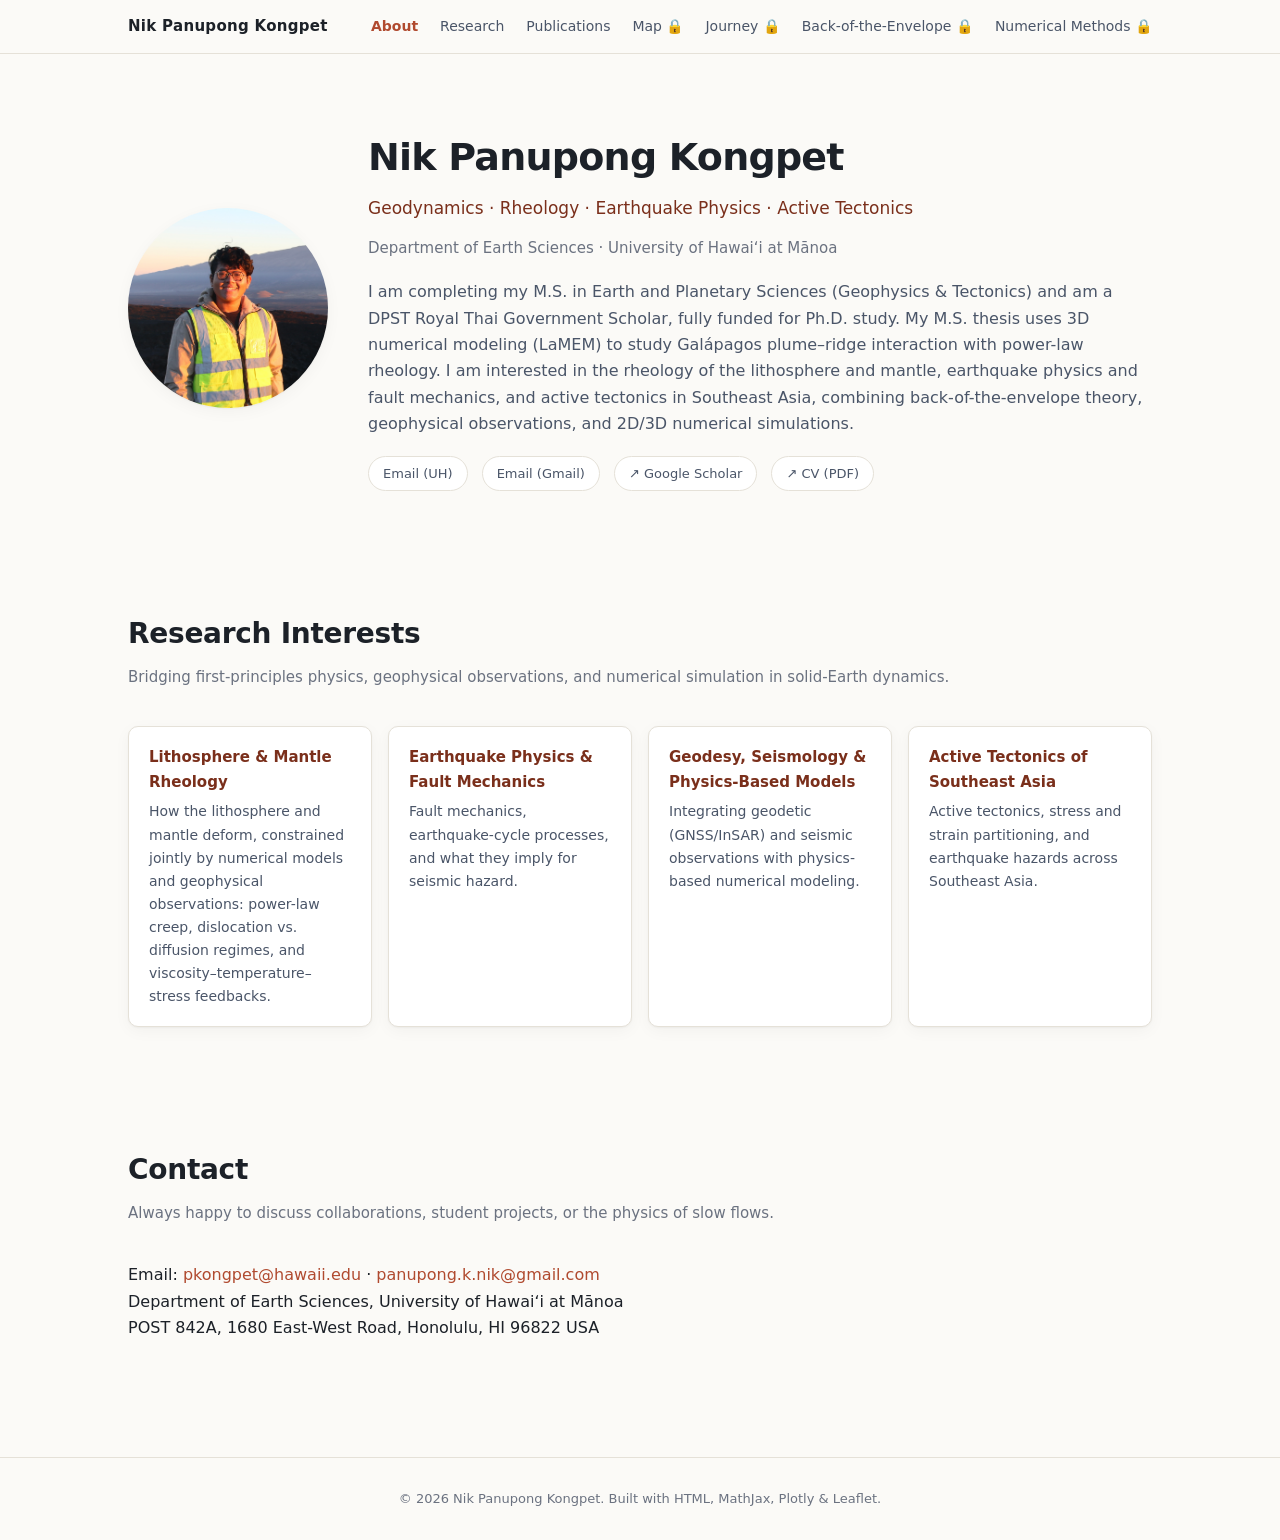
<file: index.html>
<!DOCTYPE html>
<html lang="en">
<head>
<meta charset="UTF-8" />
<meta name="viewport" content="width=device-width, initial-scale=1.0" />
<title>About — Nik Panupong Kongpet</title>
<link rel="stylesheet" href="styles.css" />

</head>
<body>

<nav class="topnav">
  <div class="nav-inner">
    <a href="index.html" class="brand" style="text-decoration:none">Nik Panupong Kongpet</a>
    <div class="nav-links">
      <a href="index.html">About</a>
      <a href="research.html">Research</a>
      <a href="publications.html">Publications</a>
      <a href="map.html" title="Password required">Map 🔒</a>
      <a href="journey.html" title="Password required">Journey 🔒</a>
      <a href="analytical.html" title="Password required">Back-of-the-Envelope 🔒</a>
      <a href="numerical-methods.html" title="Password required">Numerical Methods 🔒</a>
    </div>
  </div>
</nav>

<main>
  <section id="about" class="hero">
    <img class="avatar" src="profile.jpg" alt="Portrait of Nik Panupong Kongpet" />
    <div>
      <h1>Nik Panupong Kongpet</h1>
      <p class="title">Geodynamics · Rheology · Earthquake Physics · Active Tectonics</p>
      <p class="affil">Department of Earth Sciences · University of Hawaiʻi at Mānoa</p>
      <p class="bio">
        I am completing my M.S. in Earth and Planetary Sciences (Geophysics &amp; Tectonics) and am a
        DPST Royal Thai Government Scholar, fully funded for Ph.D. study. My M.S. thesis uses 3D numerical
        modeling (LaMEM) to study Galápagos plume–ridge interaction with power-law rheology. I am interested in
        the rheology of the lithosphere and mantle, earthquake physics and fault mechanics, and active tectonics
        in Southeast Asia, combining back-of-the-envelope theory, geophysical observations, and 2D/3D numerical
        simulations.
      </p>
      <div class="links">
        <a href="mailto:pkongpet@hawaii.edu">Email (UH)</a>
        <a href="mailto:panupong.k.nik@gmail.com">Email (Gmail)</a>
        <a href="https://scholar.google.com/citations?hl=en&amp;user=eHWc3DcAAAAJ" target="_blank" rel="noopener">↗ Google Scholar</a>
        <a href="#" target="_blank" rel="noopener">↗ CV (PDF)</a>
      </div>
    </div>
  </section>

  <section id="research">
    <h2>Research Interests</h2>
    <p class="section-sub">Bridging first-principles physics, geophysical observations, and numerical simulation in solid-Earth dynamics.</p>

    <div class="interests">
      <div class="interest-card">
        <h4>Lithosphere &amp; Mantle Rheology</h4>
        <p>How the lithosphere and mantle deform, constrained jointly by numerical models and geophysical observations: power-law creep, dislocation vs. diffusion regimes, and viscosity–temperature–stress feedbacks.</p>
      </div>
      <div class="interest-card">
        <h4>Earthquake Physics &amp; Fault Mechanics</h4>
        <p>Fault mechanics, earthquake-cycle processes, and what they imply for seismic hazard.</p>
      </div>
      <div class="interest-card">
        <h4>Geodesy, Seismology &amp; Physics-Based Models</h4>
        <p>Integrating geodetic (GNSS/InSAR) and seismic observations with physics-based numerical modeling.</p>
      </div>
      <div class="interest-card">
        <h4>Active Tectonics of Southeast Asia</h4>
        <p>Active tectonics, stress and strain partitioning, and earthquake hazards across Southeast Asia.</p>
      </div>
    </div>
  </section>

  <section id="contact">
    <h2>Contact</h2>
    <p class="section-sub">Always happy to discuss collaborations, student projects, or the physics of slow flows.</p>
    <p>
      Email: <a href="mailto:pkongpet@hawaii.edu">pkongpet@hawaii.edu</a> · <a href="mailto:panupong.k.nik@gmail.com">panupong.k.nik@gmail.com</a><br />
      Department of Earth Sciences, University of Hawaiʻi at Mānoa<br />
      POST 842A, 1680 East-West Road, Honolulu, HI 96822 USA
    </p>
  </section>

</main>

<footer>
  © <span id="year"></span> Nik Panupong Kongpet. Built with HTML, MathJax, Plotly &amp; Leaflet.
</footer>

<script src="shared.js"></script>

</body>
</html>
</file>
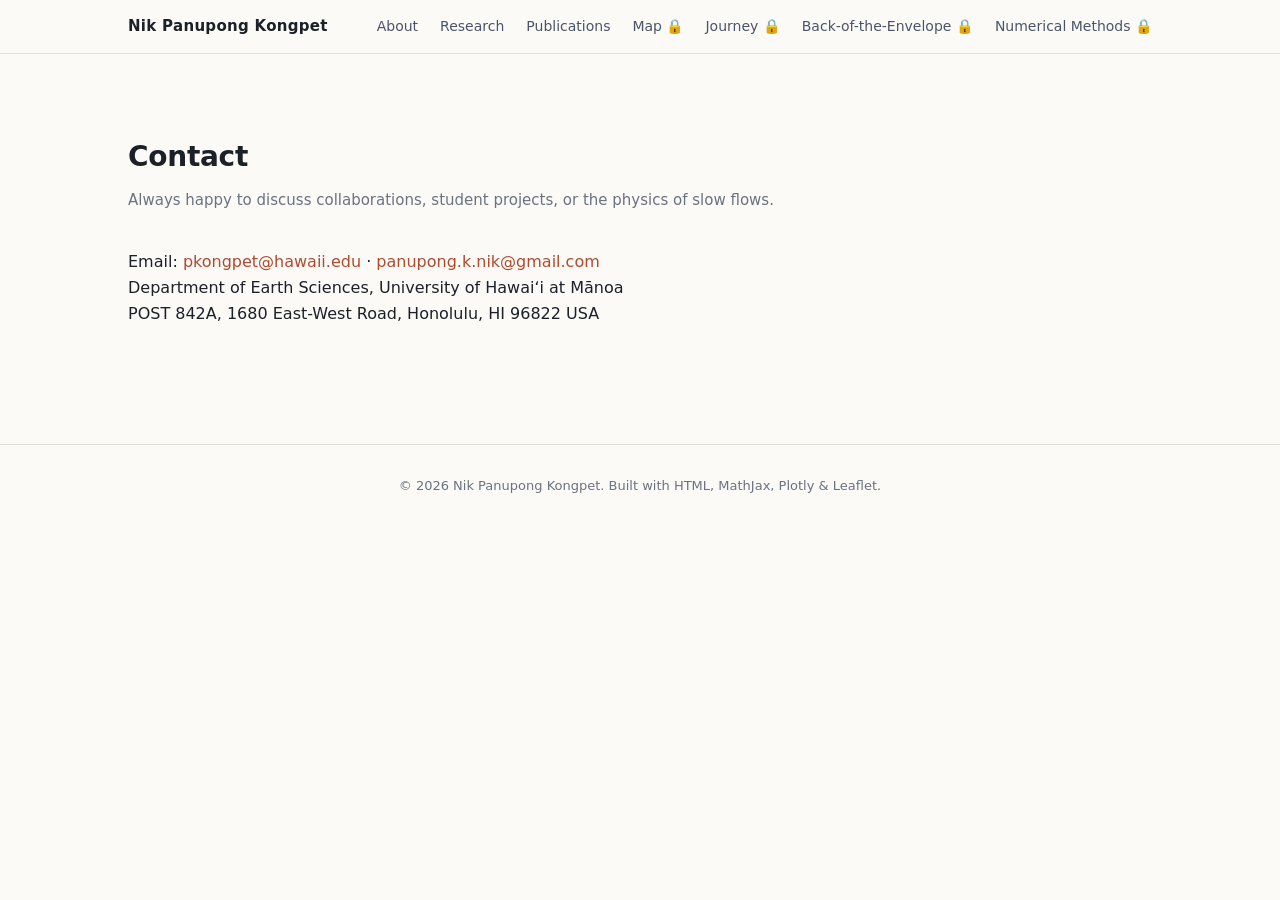
<file: contact.html>
<!DOCTYPE html>
<html lang="en">
<head>
<meta charset="UTF-8" />
<meta name="viewport" content="width=device-width, initial-scale=1.0" />
<title>Contact — Nik Panupong Kongpet</title>
<link rel="stylesheet" href="styles.css" />

</head>
<body>

<nav class="topnav">
  <div class="nav-inner">
    <a href="index.html" class="brand" style="text-decoration:none">Nik Panupong Kongpet</a>
    <div class="nav-links">
      <a href="index.html">About</a>
      <a href="research.html">Research</a>
      <a href="publications.html">Publications</a>
      <a href="map.html" title="Password required">Map 🔒</a>
      <a href="journey.html" title="Password required">Journey 🔒</a>
      <a href="analytical.html" title="Password required">Back-of-the-Envelope 🔒</a>
      <a href="numerical-methods.html" title="Password required">Numerical Methods 🔒</a>
    </div>
  </div>
</nav>

<main>
  <section id="contact">
    <h2>Contact</h2>
    <p class="section-sub">Always happy to discuss collaborations, student projects, or the physics of slow flows.</p>
    <p>
      Email: <a href="mailto:pkongpet@hawaii.edu">pkongpet@hawaii.edu</a> · <a href="mailto:panupong.k.nik@gmail.com">panupong.k.nik@gmail.com</a><br />
      Department of Earth Sciences, University of Hawaiʻi at Mānoa<br/>
      POST 842A, 1680 East-West Road, Honolulu, HI 96822 USA
    </p>
  </section>

</main>

<footer>
  © <span id="year"></span> Nik Panupong Kongpet. Built with HTML, MathJax, Plotly &amp; Leaflet.
</footer>

<script src="shared.js"></script>

</body>
</html>
</file>
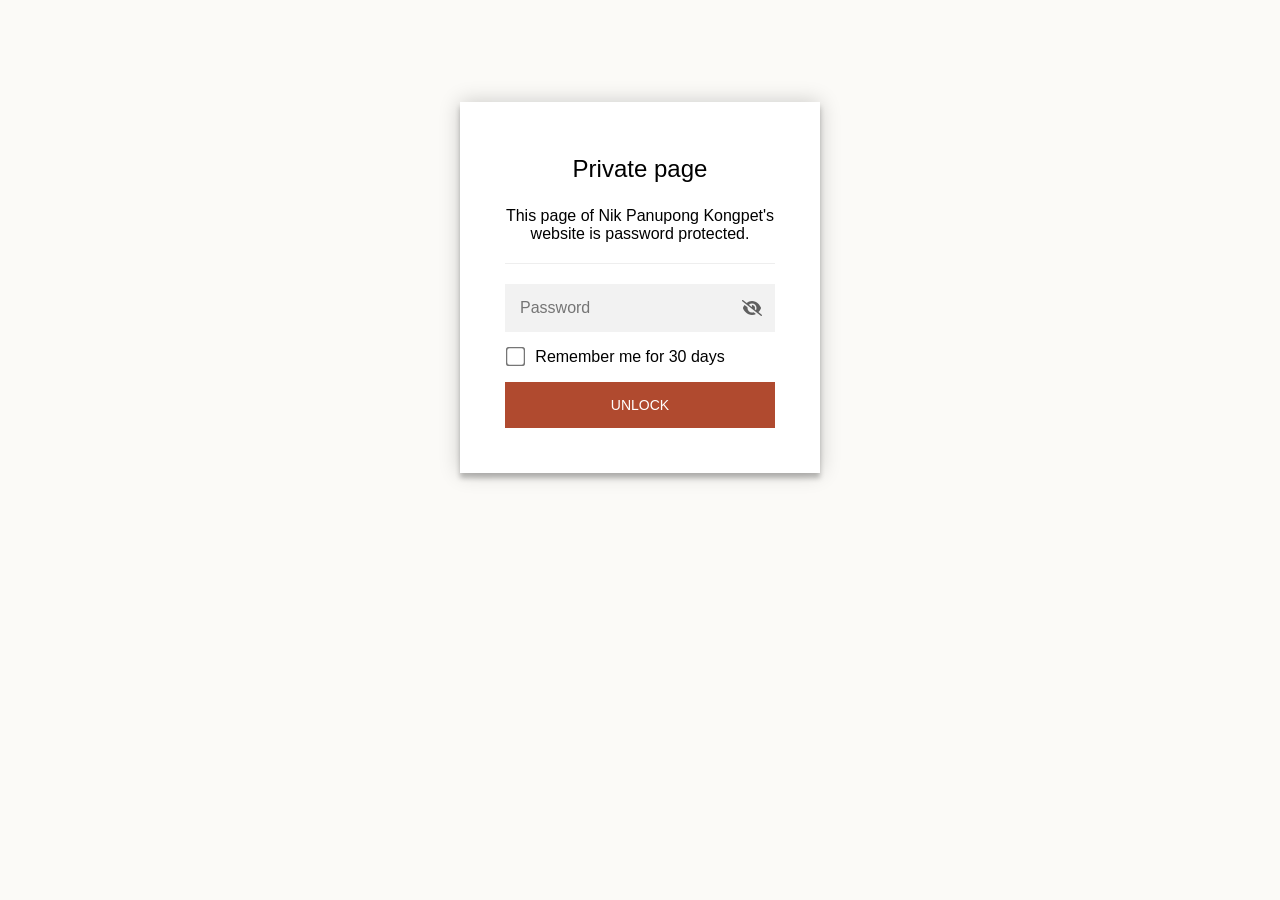
<file: journey.html>
<!DOCTYPE html>
<html class="staticrypt-html">
    <head>
        <meta charset="utf-8" />
        <title>Private page</title>
        <meta name="viewport" content="width=device-width, initial-scale=1" />

        <!-- do not cache this page -->
        <meta http-equiv="cache-control" content="max-age=0" />
        <meta http-equiv="cache-control" content="no-cache" />
        <meta http-equiv="expires" content="0" />
        <meta http-equiv="expires" content="Tue, 01 Jan 1980 1:00:00 GMT" />
        <meta http-equiv="pragma" content="no-cache" />

        <style>
            .staticrypt-hr {
                margin-top: 20px;
                margin-bottom: 20px;
                border: 0;
                border-top: 1px solid #eee;
            }

            .staticrypt-page {
                width: 360px;
                padding: 8% 0 0;
                margin: auto;
                box-sizing: border-box;
            }

            .staticrypt-form {
                position: relative;
                z-index: 1;
                background: #ffffff;
                max-width: 360px;
                margin: 0 auto 100px;
                padding: 45px;
                text-align: center;
                box-shadow: 0 0 20px 0 rgba(0, 0, 0, 0.2), 0 5px 5px 0 rgba(0, 0, 0, 0.24);
            }

            .staticrypt-form input[type="password"],
            input[type="text"] {
                background: inherit;
                border: 0;
                box-sizing: border-box; /* This ensures padding is included in the total width */
                font-size: 14px;
                outline: 0;
                padding: 15px 30px 15px 15px; /* Adjust the padding to ensure there is space for the icon */
                width: 100%;
            }

            .staticrypt-password-container {
                position: relative;
                outline: 0;
                background: #f2f2f2;
                width: 100%;
                border: 0;
                margin: 0 0 15px;
                box-sizing: border-box;
            }

            .staticrypt-toggle-password-visibility {
                cursor: pointer;
                height: 20px;
                opacity: 60%;
                padding: 13px;
                position: absolute;
                right: 0;
                top: 50%;
                transform: translateY(-50%);
                width: 20px;
            }

            .staticrypt-form .staticrypt-decrypt-button {
                text-transform: uppercase;
                outline: 0;
                background: #b04a2f;
                width: 100%;
                border: 0;
                padding: 15px;
                color: #ffffff;
                font-size: 14px;
                cursor: pointer;
            }

            .staticrypt-form .staticrypt-decrypt-button:hover,
            .staticrypt-form .staticrypt-decrypt-button:active,
            .staticrypt-form .staticrypt-decrypt-button:focus {
                background: #b04a2f;
                filter: brightness(92%);
            }

            .staticrypt-html {
                height: 100%;
            }

            .staticrypt-body {
                height: 100%;
                margin: 0;
            }

            .staticrypt-content {
                height: 100%;
                margin-bottom: 1em;
                background: #fbfaf7;
                font-family: "Arial", sans-serif;
                -webkit-font-smoothing: antialiased;
                -moz-osx-font-smoothing: grayscale;
            }

            .staticrypt-instructions {
                margin-top: -1em;
                margin-bottom: 1em;
            }

            .staticrypt-title {
                font-size: 1.5em;
            }

            label.staticrypt-remember {
                display: flex;
                align-items: center;
                margin-bottom: 1em;
            }

            .staticrypt-remember input[type="checkbox"] {
                transform: scale(1.5);
                margin-right: 1em;
            }

            .hidden {
                display: none !important;
            }

            .staticrypt-spinner-container {
                height: 100%;
                display: flex;
                align-items: center;
                justify-content: center;
            }

            .staticrypt-spinner {
                display: inline-block;
                width: 2rem;
                height: 2rem;
                vertical-align: text-bottom;
                border: 0.25em solid gray;
                border-right-color: transparent;
                border-radius: 50%;
                -webkit-animation: spinner-border 0.75s linear infinite;
                animation: spinner-border 0.75s linear infinite;
                animation-duration: 0.75s;
                animation-timing-function: linear;
                animation-delay: 0s;
                animation-iteration-count: infinite;
                animation-direction: normal;
                animation-fill-mode: none;
                animation-play-state: running;
                animation-name: spinner-border;
            }

            @keyframes spinner-border {
                100% {
                    transform: rotate(360deg);
                }
            }

            @media screen and (-webkit-min-device-pixel-ratio: 0) {
                .staticrypt-form input[type="password"],
                input[type="text"] {
                    font-size: 16px;
                }
            }
        </style>
    </head>

    <body class="staticrypt-body">
        <div id="staticrypt_loading" class="staticrypt-spinner-container">
            <div class="staticrypt-spinner"></div>
        </div>

        <div id="staticrypt_content" class="staticrypt-content hidden">
            <div class="staticrypt-page">
                <div class="staticrypt-form">
                    <div class="staticrypt-instructions">
                        <p class="staticrypt-title">Private page</p>
                        <p>This page of Nik Panupong Kongpet's website is password protected.</p>
                    </div>

                    <hr class="staticrypt-hr" />

                    <form id="staticrypt-form" action="#" method="post">
                        <div class="staticrypt-password-container">
                            <input
                                id="staticrypt-password"
                                type="password"
                                name="password"
                                placeholder="Password"
                                autofocus
                            />

                            <img
                                class="staticrypt-toggle-password-visibility"
                                alt="Show password"
                                title="Show password"
                                src="[data-uri]"
                            />
                        </div>

                        <label id="staticrypt-remember-label" class="staticrypt-remember hidden">
                            <input id="staticrypt-remember" type="checkbox" name="remember" />
                            Remember me for 30 days
                        </label>

                        <input type="submit" class="staticrypt-decrypt-button" value="Unlock" />
                    </form>
                </div>
            </div>
        </div>

        <script>
            // these variables will be filled when generating the file - the template format is 'variable_name'
            const staticryptInitiator = ((function(){
  const exports = {};
  const cryptoEngine = ((function(){
  const exports = {};
  const { subtle } = crypto;

const IV_BITS = 16 * 8;
const HEX_BITS = 4;
const ENCRYPTION_ALGO = "AES-CBC";

/**
 * Translates between utf8 encoded hexadecimal strings
 * and Uint8Array bytes.
 */
const HexEncoder = {
    /**
     * hex string -> bytes
     * @param {string} hexString
     * @returns {Uint8Array}
     */
    parse: function (hexString) {
        if (hexString.length % 2 !== 0) throw "Invalid hexString";
        const arrayBuffer = new Uint8Array(hexString.length / 2);

        for (let i = 0; i < hexString.length; i += 2) {
            const byteValue = parseInt(hexString.substring(i, i + 2), 16);
            if (isNaN(byteValue)) {
                throw "Invalid hexString";
            }
            arrayBuffer[i / 2] = byteValue;
        }
        return arrayBuffer;
    },

    /**
     * bytes -> hex string
     * @param {Uint8Array} bytes
     * @returns {string}
     */
    stringify: function (bytes) {
        const hexBytes = [];

        for (let i = 0; i < bytes.length; ++i) {
            let byteString = bytes[i].toString(16);
            if (byteString.length < 2) {
                byteString = "0" + byteString;
            }
            hexBytes.push(byteString);
        }
        return hexBytes.join("");
    },
};

/**
 * Translates between utf8 strings and Uint8Array bytes.
 */
const UTF8Encoder = {
    parse: function (str) {
        return new TextEncoder().encode(str);
    },

    stringify: function (bytes) {
        return new TextDecoder().decode(bytes);
    },
};

/**
 * Salt and encrypt a msg with a password.
 */
async function encrypt(msg, hashedPassword) {
    // Must be 16 bytes, unpredictable, and preferably cryptographically random. However, it need not be secret.
    // https://developer.mozilla.org/en-US/docs/Web/API/SubtleCrypto/encrypt#parameters
    const iv = crypto.getRandomValues(new Uint8Array(IV_BITS / 8));

    const key = await subtle.importKey("raw", HexEncoder.parse(hashedPassword), ENCRYPTION_ALGO, false, ["encrypt"]);

    const encrypted = await subtle.encrypt(
        {
            name: ENCRYPTION_ALGO,
            iv: iv,
        },
        key,
        UTF8Encoder.parse(msg)
    );

    // iv will be 32 hex characters, we prepend it to the ciphertext for use in decryption
    return HexEncoder.stringify(iv) + HexEncoder.stringify(new Uint8Array(encrypted));
}
exports.encrypt = encrypt;

/**
 * Decrypt a salted msg using a password.
 *
 * @param {string} encryptedMsg
 * @param {string} hashedPassword
 * @returns {Promise<string>}
 */
async function decrypt(encryptedMsg, hashedPassword) {
    const ivLength = IV_BITS / HEX_BITS;
    const iv = HexEncoder.parse(encryptedMsg.substring(0, ivLength));
    const encrypted = encryptedMsg.substring(ivLength);

    const key = await subtle.importKey("raw", HexEncoder.parse(hashedPassword), ENCRYPTION_ALGO, false, ["decrypt"]);

    const outBuffer = await subtle.decrypt(
        {
            name: ENCRYPTION_ALGO,
            iv: iv,
        },
        key,
        HexEncoder.parse(encrypted)
    );

    return UTF8Encoder.stringify(new Uint8Array(outBuffer));
}
exports.decrypt = decrypt;

/**
 * Salt and hash the password so it can be stored in localStorage without opening a password reuse vulnerability.
 *
 * @param {string} password
 * @param {string} salt
 * @returns {Promise<string>}
 */
async function hashPassword(password, salt) {
    // we hash the password in multiple steps, each adding more iterations. This is because we used to allow less
    // iterations, so for backward compatibility reasons, we need to support going from that to more iterations.
    let hashedPassword = await hashLegacyRound(password, salt);

    hashedPassword = await hashSecondRound(hashedPassword, salt);

    return hashThirdRound(hashedPassword, salt);
}
exports.hashPassword = hashPassword;

/**
 * This hashes the password with 1k iterations. This is a low number, we need this function to support backwards
 * compatibility.
 *
 * @param {string} password
 * @param {string} salt
 * @returns {Promise<string>}
 */
function hashLegacyRound(password, salt) {
    return pbkdf2(password, salt, 1000, "SHA-1");
}
exports.hashLegacyRound = hashLegacyRound;

/**
 * Add a second round of iterations. This is because we used to use 1k, so for backwards compatibility with
 * remember-me/autodecrypt links, we need to support going from that to more iterations.
 *
 * @param hashedPassword
 * @param salt
 * @returns {Promise<string>}
 */
function hashSecondRound(hashedPassword, salt) {
    return pbkdf2(hashedPassword, salt, 14000, "SHA-256");
}
exports.hashSecondRound = hashSecondRound;

/**
 * Add a third round of iterations to bring total number to 600k. This is because we used to use 1k, then 15k, so for
 * backwards compatibility with remember-me/autodecrypt links, we need to support going from that to more iterations.
 *
 * @param hashedPassword
 * @param salt
 * @returns {Promise<string>}
 */
function hashThirdRound(hashedPassword, salt) {
    return pbkdf2(hashedPassword, salt, 585000, "SHA-256");
}
exports.hashThirdRound = hashThirdRound;

/**
 * Salt and hash the password so it can be stored in localStorage without opening a password reuse vulnerability.
 *
 * @param {string} password
 * @param {string} salt
 * @param {int} iterations
 * @param {string} hashAlgorithm
 * @returns {Promise<string>}
 */
async function pbkdf2(password, salt, iterations, hashAlgorithm) {
    const key = await subtle.importKey("raw", UTF8Encoder.parse(password), "PBKDF2", false, ["deriveBits"]);

    const keyBytes = await subtle.deriveBits(
        {
            name: "PBKDF2",
            hash: hashAlgorithm,
            iterations,
            salt: UTF8Encoder.parse(salt),
        },
        key,
        256
    );

    return HexEncoder.stringify(new Uint8Array(keyBytes));
}

function generateRandomSalt() {
    const bytes = crypto.getRandomValues(new Uint8Array(128 / 8));

    return HexEncoder.stringify(new Uint8Array(bytes));
}
exports.generateRandomSalt = generateRandomSalt;

async function signMessage(hashedPassword, message) {
    const key = await subtle.importKey(
        "raw",
        HexEncoder.parse(hashedPassword),
        {
            name: "HMAC",
            hash: "SHA-256",
        },
        false,
        ["sign"]
    );
    const signature = await subtle.sign("HMAC", key, UTF8Encoder.parse(message));

    return HexEncoder.stringify(new Uint8Array(signature));
}
exports.signMessage = signMessage;

function getRandomAlphanum() {
    const possibleCharacters = "abcdefghijklmnopqrstuvwxyzABCDEFGHIJKLMNOPQRSTUVWXYZ0123456789";

    let byteArray;
    let parsedInt;

    // Keep generating new random bytes until we get a value that falls
    // within a range that can be evenly divided by possibleCharacters.length
    do {
        byteArray = crypto.getRandomValues(new Uint8Array(1));
        // extract the lowest byte to get an int from 0 to 255 (probably unnecessary, since we're only generating 1 byte)
        parsedInt = byteArray[0] & 0xff;
    } while (parsedInt >= 256 - (256 % possibleCharacters.length));

    // Take the modulo of the parsed integer to get a random number between 0 and totalLength - 1
    const randomIndex = parsedInt % possibleCharacters.length;

    return possibleCharacters[randomIndex];
}

/**
 * Generate a random string of a given length.
 *
 * @param {int} length
 * @returns {string}
 */
function generateRandomString(length) {
    let randomString = "";

    for (let i = 0; i < length; i++) {
        randomString += getRandomAlphanum();
    }

    return randomString;
}
exports.generateRandomString = generateRandomString;

  return exports;
})());
const codec = ((function(){
  const exports = {};
  /**
 * Initialize the codec with the provided cryptoEngine - this return functions to encode and decode messages.
 *
 * @param cryptoEngine - the engine to use for encryption / decryption
 */
function init(cryptoEngine) {
    const exports = {};

    /**
     * Top-level function for encoding a message.
     * Includes password hashing, encryption, and signing.
     *
     * @param {string} msg
     * @param {string} password
     * @param {string} salt
     *
     * @returns {string} The encoded text
     */
    async function encode(msg, password, salt) {
        const hashedPassword = await cryptoEngine.hashPassword(password, salt);

        const encrypted = await cryptoEngine.encrypt(msg, hashedPassword);

        // we use the hashed password in the HMAC because this is effectively what will be used a password (so we can store
        // it in localStorage safely, we don't use the clear text password)
        const hmac = await cryptoEngine.signMessage(hashedPassword, encrypted);

        return hmac + encrypted;
    }
    exports.encode = encode;

    /**
     * Encode using a password that has already been hashed. This is useful to encode multiple messages in a row, that way
     * we don't need to hash the password multiple times.
     *
     * @param {string} msg
     * @param {string} hashedPassword
     *
     * @returns {string} The encoded text
     */
    async function encodeWithHashedPassword(msg, hashedPassword) {
        const encrypted = await cryptoEngine.encrypt(msg, hashedPassword);

        // we use the hashed password in the HMAC because this is effectively what will be used a password (so we can store
        // it in localStorage safely, we don't use the clear text password)
        const hmac = await cryptoEngine.signMessage(hashedPassword, encrypted);

        return hmac + encrypted;
    }
    exports.encodeWithHashedPassword = encodeWithHashedPassword;

    /**
     * Top-level function for decoding a message.
     * Includes signature check and decryption.
     *
     * @param {string} signedMsg
     * @param {string} hashedPassword
     * @param {string} salt
     * @param {int} backwardCompatibleAttempt
     * @param {string} originalPassword
     *
     * @returns {Object} {success: true, decoded: string} | {success: false, message: string}
     */
    async function decode(signedMsg, hashedPassword, salt, backwardCompatibleAttempt = 0, originalPassword = "") {
        const encryptedHMAC = signedMsg.substring(0, 64);
        const encryptedMsg = signedMsg.substring(64);
        const decryptedHMAC = await cryptoEngine.signMessage(hashedPassword, encryptedMsg);

        if (decryptedHMAC !== encryptedHMAC) {
            // we have been raising the number of iterations in the hashing algorithm multiple times, so to support the old
            // remember-me/autodecrypt links we need to try bringing the old hashes up to speed.
            originalPassword = originalPassword || hashedPassword;
            if (backwardCompatibleAttempt === 0) {
                const updatedHashedPassword = await cryptoEngine.hashThirdRound(originalPassword, salt);

                return decode(signedMsg, updatedHashedPassword, salt, backwardCompatibleAttempt + 1, originalPassword);
            }
            if (backwardCompatibleAttempt === 1) {
                let updatedHashedPassword = await cryptoEngine.hashSecondRound(originalPassword, salt);
                updatedHashedPassword = await cryptoEngine.hashThirdRound(updatedHashedPassword, salt);

                return decode(signedMsg, updatedHashedPassword, salt, backwardCompatibleAttempt + 1, originalPassword);
            }

            return { success: false, message: "Signature mismatch" };
        }

        return {
            success: true,
            decoded: await cryptoEngine.decrypt(encryptedMsg, hashedPassword),
        };
    }
    exports.decode = decode;

    return exports;
}
exports.init = init;

  return exports;
})());
const decode = codec.init(cryptoEngine).decode;

/**
 * Initialize the staticrypt module, that exposes functions callbable by the password_template.
 *
 * @param {{
 *  staticryptEncryptedMsgUniqueVariableName: string,
 *  isRememberEnabled: boolean,
 *  rememberDurationInDays: number,
 *  staticryptSaltUniqueVariableName: string,
 * }} staticryptConfig - object of data that is stored on the password_template at encryption time.
 *
 * @param {{
 *  rememberExpirationKey: string,
 *  rememberPassphraseKey: string,
 *  replaceHtmlCallback: function,
 *  clearLocalStorageCallback: function,
 * }} templateConfig - object of data that can be configured by a custom password_template.
 */
function init(staticryptConfig, templateConfig) {
    const exports = {};

    /**
     * Decrypt our encrypted page, replace the whole HTML.
     *
     * @param {string} hashedPassword
     * @returns {Promise<boolean>}
     */
    async function decryptAndReplaceHtml(hashedPassword) {
        const { staticryptEncryptedMsgUniqueVariableName, staticryptSaltUniqueVariableName } = staticryptConfig;
        const { replaceHtmlCallback } = templateConfig;

        const result = await decode(
            staticryptEncryptedMsgUniqueVariableName,
            hashedPassword,
            staticryptSaltUniqueVariableName
        );
        if (!result.success) {
            return false;
        }
        const plainHTML = result.decoded;

        // if the user configured a callback call it, otherwise just replace the whole HTML
        if (typeof replaceHtmlCallback === "function") {
            replaceHtmlCallback(plainHTML);
        } else {
            document.write(plainHTML);
            document.close();
        }

        return true;
    }

    /**
     * Attempt to decrypt the page and replace the whole HTML.
     *
     * @param {string} password
     * @param {boolean} isRememberChecked
     *
     * @returns {Promise<{isSuccessful: boolean, hashedPassword?: string}>} - we return an object, so that if we want to
     *   expose more information in the future we can do it without breaking the password_template
     */
    async function handleDecryptionOfPage(password, isRememberChecked) {
        const { staticryptSaltUniqueVariableName } = staticryptConfig;

        // decrypt and replace the whole page
        const hashedPassword = await cryptoEngine.hashPassword(password, staticryptSaltUniqueVariableName);
        return handleDecryptionOfPageFromHash(hashedPassword, isRememberChecked);
    }
    exports.handleDecryptionOfPage = handleDecryptionOfPage;

    async function handleDecryptionOfPageFromHash(hashedPassword, isRememberChecked) {
        const { isRememberEnabled, rememberDurationInDays } = staticryptConfig;
        const { rememberExpirationKey, rememberPassphraseKey } = templateConfig;

        const isDecryptionSuccessful = await decryptAndReplaceHtml(hashedPassword);

        if (!isDecryptionSuccessful) {
            return {
                isSuccessful: false,
                hashedPassword,
            };
        }

        // remember the hashedPassword and set its expiration if necessary
        if (isRememberEnabled && isRememberChecked) {
            window.localStorage.setItem(rememberPassphraseKey, hashedPassword);

            // set the expiration if the duration isn't 0 (meaning no expiration)
            if (rememberDurationInDays > 0) {
                window.localStorage.setItem(
                    rememberExpirationKey,
                    (new Date().getTime() + rememberDurationInDays * 24 * 60 * 60 * 1000).toString()
                );
            }
        }

        return {
            isSuccessful: true,
            hashedPassword,
        };
    }
    exports.handleDecryptionOfPageFromHash = handleDecryptionOfPageFromHash;

    /**
     * Clear localstorage from staticrypt related values
     */
    function clearLocalStorage() {
        const { clearLocalStorageCallback, rememberExpirationKey, rememberPassphraseKey } = templateConfig;

        if (typeof clearLocalStorageCallback === "function") {
            clearLocalStorageCallback();
        } else {
            localStorage.removeItem(rememberPassphraseKey);
            localStorage.removeItem(rememberExpirationKey);
        }
    }

    async function handleDecryptOnLoad() {
        let isSuccessful = await decryptOnLoadFromUrl();

        if (!isSuccessful) {
            isSuccessful = await decryptOnLoadFromRememberMe();
        }

        return { isSuccessful };
    }
    exports.handleDecryptOnLoad = handleDecryptOnLoad;

    /**
     * Clear storage if we are logging out
     *
     * @returns {boolean} - whether we logged out
     */
    function logoutIfNeeded() {
        const logoutKey = "staticrypt_logout";

        // handle logout through query param
        const queryParams = new URLSearchParams(window.location.search);
        if (queryParams.has(logoutKey)) {
            clearLocalStorage();
            return true;
        }

        // handle logout through URL fragment
        const hash = window.location.hash.substring(1);
        if (hash.includes(logoutKey)) {
            clearLocalStorage();
            return true;
        }

        return false;
    }

    /**
     * To be called on load: check if we want to try to decrypt and replace the HTML with the decrypted content, and
     * try to do it if needed.
     *
     * @returns {Promise<boolean>} true if we derypted and replaced the whole page, false otherwise
     */
    async function decryptOnLoadFromRememberMe() {
        const { rememberDurationInDays } = staticryptConfig;
        const { rememberExpirationKey, rememberPassphraseKey } = templateConfig;

        // if we are login out, terminate
        if (logoutIfNeeded()) {
            return false;
        }

        // if there is expiration configured, check if we're not beyond the expiration
        if (rememberDurationInDays && rememberDurationInDays > 0) {
            const expiration = localStorage.getItem(rememberExpirationKey),
                isExpired = expiration && new Date().getTime() > parseInt(expiration);

            if (isExpired) {
                clearLocalStorage();
                return false;
            }
        }

        const hashedPassword = localStorage.getItem(rememberPassphraseKey);

        if (hashedPassword) {
            // try to decrypt
            const isDecryptionSuccessful = await decryptAndReplaceHtml(hashedPassword);

            // if the decryption is unsuccessful the password might be wrong - silently clear the saved data and let
            // the user fill the password form again
            if (!isDecryptionSuccessful) {
                clearLocalStorage();
                return false;
            }

            return true;
        }

        return false;
    }

    async function decryptOnLoadFromUrl() {
        const passwordKey = "staticrypt_pwd";
        const rememberMeKey = "remember_me";

        // try to get the password from the query param (for backward compatibility - we now want to avoid this method,
        // since it sends the hashed password to the server which isn't needed)
        const queryParams = new URLSearchParams(window.location.search);
        const hashedPasswordQuery = queryParams.get(passwordKey);
        const rememberMeQuery = queryParams.get(rememberMeKey);

        const urlFragment = window.location.hash.substring(1);
        // get the password from the url fragment
        const hashedPasswordRegexMatch = urlFragment.match(new RegExp(passwordKey + "=([^&]*)"));
        const hashedPasswordFragment = hashedPasswordRegexMatch ? hashedPasswordRegexMatch[1] : null;
        const rememberMeFragment = urlFragment.includes(rememberMeKey);

        const hashedPassword = hashedPasswordFragment || hashedPasswordQuery;
        const rememberMe = rememberMeFragment || rememberMeQuery;

        if (hashedPassword) {
            return handleDecryptionOfPageFromHash(hashedPassword, rememberMe);
        }

        return false;
    }

    return exports;
}
exports.init = init;

  return exports;
})());
            const templateError = "Bad password!",
                templateToggleAltShow = "Show password",
                templateToggleAltHide = "Hide password",
                isRememberEnabled = true,
                staticryptConfig = {"staticryptEncryptedMsgUniqueVariableName":"[base64]","isRememberEnabled":true,"rememberDurationInDays":30,"staticryptSaltUniqueVariableName":"1a0cbdc08a80b5b8f0e11e40a45fc264"};

            // you can edit these values to customize some of the behavior of StatiCrypt
            const templateConfig = {
                rememberExpirationKey: "staticrypt_expiration",
                rememberPassphraseKey: "staticrypt_passphrase",
                replaceHtmlCallback: null,
                clearLocalStorageCallback: null,
            };

            // init the staticrypt engine
            const staticrypt = staticryptInitiator.init(staticryptConfig, templateConfig);

            // try to automatically decrypt on load if there is a saved password
            window.onload = async function () {
                const { isSuccessful } = await staticrypt.handleDecryptOnLoad();

                // if we didn't decrypt anything on load, show the password prompt. Otherwise the content has already been
                // replaced, no need to do anything
                if (!isSuccessful) {
                    // hide loading screen
                    document.getElementById("staticrypt_loading").classList.add("hidden");
                    document.getElementById("staticrypt_content").classList.remove("hidden");
                    document.getElementById("staticrypt-password").focus();

                    // show the remember me checkbox
                    if (isRememberEnabled) {
                        document.getElementById("staticrypt-remember-label").classList.remove("hidden");
                    }
                }
            };

            // toggle password visibility
            const toggleIcon = document.querySelector(".staticrypt-toggle-password-visibility");
            // these two icons are coming from FontAwesome
            const imgSrcEyeClosed =
                "[data-uri]";
            const imgSrcEyeOpened =
                "[data-uri]";
            toggleIcon.addEventListener("click", function () {
                const passwordInput = document.getElementById("staticrypt-password");
                if (passwordInput.type === "password") {
                    passwordInput.type = "text";
                    toggleIcon.src = imgSrcEyeOpened;
                    toggleIcon.alt = templateToggleAltHide;
                    toggleIcon.title = templateToggleAltHide;
                } else {
                    passwordInput.type = "password";
                    toggleIcon.src = imgSrcEyeClosed;
                    toggleIcon.alt = templateToggleAltShow;
                    toggleIcon.title = templateToggleAltShow;
                }
            });

            // handle password form submission
            document.getElementById("staticrypt-form").addEventListener("submit", async function (e) {
                e.preventDefault();

                const password = document.getElementById("staticrypt-password").value,
                    isRememberChecked = document.getElementById("staticrypt-remember").checked;

                const { isSuccessful } = await staticrypt.handleDecryptionOfPage(password, isRememberChecked);

                if (!isSuccessful) {
                    alert(templateError);
                }
            });
        </script>
    </body>
</html>
</file>
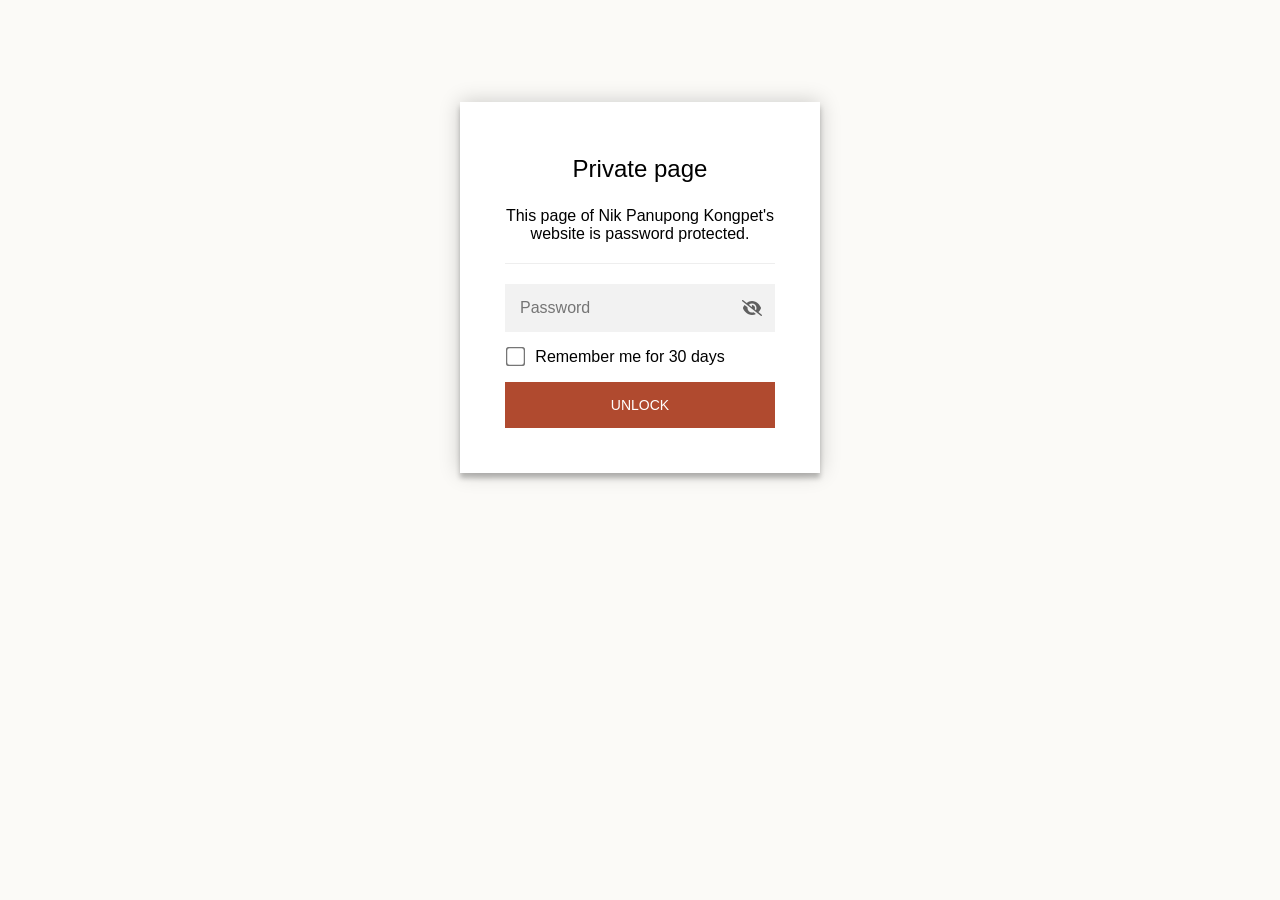
<file: numerical-methods.html>
<!DOCTYPE html>
<html class="staticrypt-html">
    <head>
        <meta charset="utf-8" />
        <title>Private page</title>
        <meta name="viewport" content="width=device-width, initial-scale=1" />

        <!-- do not cache this page -->
        <meta http-equiv="cache-control" content="max-age=0" />
        <meta http-equiv="cache-control" content="no-cache" />
        <meta http-equiv="expires" content="0" />
        <meta http-equiv="expires" content="Tue, 01 Jan 1980 1:00:00 GMT" />
        <meta http-equiv="pragma" content="no-cache" />

        <style>
            .staticrypt-hr {
                margin-top: 20px;
                margin-bottom: 20px;
                border: 0;
                border-top: 1px solid #eee;
            }

            .staticrypt-page {
                width: 360px;
                padding: 8% 0 0;
                margin: auto;
                box-sizing: border-box;
            }

            .staticrypt-form {
                position: relative;
                z-index: 1;
                background: #ffffff;
                max-width: 360px;
                margin: 0 auto 100px;
                padding: 45px;
                text-align: center;
                box-shadow: 0 0 20px 0 rgba(0, 0, 0, 0.2), 0 5px 5px 0 rgba(0, 0, 0, 0.24);
            }

            .staticrypt-form input[type="password"],
            input[type="text"] {
                background: inherit;
                border: 0;
                box-sizing: border-box; /* This ensures padding is included in the total width */
                font-size: 14px;
                outline: 0;
                padding: 15px 30px 15px 15px; /* Adjust the padding to ensure there is space for the icon */
                width: 100%;
            }

            .staticrypt-password-container {
                position: relative;
                outline: 0;
                background: #f2f2f2;
                width: 100%;
                border: 0;
                margin: 0 0 15px;
                box-sizing: border-box;
            }

            .staticrypt-toggle-password-visibility {
                cursor: pointer;
                height: 20px;
                opacity: 60%;
                padding: 13px;
                position: absolute;
                right: 0;
                top: 50%;
                transform: translateY(-50%);
                width: 20px;
            }

            .staticrypt-form .staticrypt-decrypt-button {
                text-transform: uppercase;
                outline: 0;
                background: #b04a2f;
                width: 100%;
                border: 0;
                padding: 15px;
                color: #ffffff;
                font-size: 14px;
                cursor: pointer;
            }

            .staticrypt-form .staticrypt-decrypt-button:hover,
            .staticrypt-form .staticrypt-decrypt-button:active,
            .staticrypt-form .staticrypt-decrypt-button:focus {
                background: #b04a2f;
                filter: brightness(92%);
            }

            .staticrypt-html {
                height: 100%;
            }

            .staticrypt-body {
                height: 100%;
                margin: 0;
            }

            .staticrypt-content {
                height: 100%;
                margin-bottom: 1em;
                background: #fbfaf7;
                font-family: "Arial", sans-serif;
                -webkit-font-smoothing: antialiased;
                -moz-osx-font-smoothing: grayscale;
            }

            .staticrypt-instructions {
                margin-top: -1em;
                margin-bottom: 1em;
            }

            .staticrypt-title {
                font-size: 1.5em;
            }

            label.staticrypt-remember {
                display: flex;
                align-items: center;
                margin-bottom: 1em;
            }

            .staticrypt-remember input[type="checkbox"] {
                transform: scale(1.5);
                margin-right: 1em;
            }

            .hidden {
                display: none !important;
            }

            .staticrypt-spinner-container {
                height: 100%;
                display: flex;
                align-items: center;
                justify-content: center;
            }

            .staticrypt-spinner {
                display: inline-block;
                width: 2rem;
                height: 2rem;
                vertical-align: text-bottom;
                border: 0.25em solid gray;
                border-right-color: transparent;
                border-radius: 50%;
                -webkit-animation: spinner-border 0.75s linear infinite;
                animation: spinner-border 0.75s linear infinite;
                animation-duration: 0.75s;
                animation-timing-function: linear;
                animation-delay: 0s;
                animation-iteration-count: infinite;
                animation-direction: normal;
                animation-fill-mode: none;
                animation-play-state: running;
                animation-name: spinner-border;
            }

            @keyframes spinner-border {
                100% {
                    transform: rotate(360deg);
                }
            }

            @media screen and (-webkit-min-device-pixel-ratio: 0) {
                .staticrypt-form input[type="password"],
                input[type="text"] {
                    font-size: 16px;
                }
            }
        </style>
    </head>

    <body class="staticrypt-body">
        <div id="staticrypt_loading" class="staticrypt-spinner-container">
            <div class="staticrypt-spinner"></div>
        </div>

        <div id="staticrypt_content" class="staticrypt-content hidden">
            <div class="staticrypt-page">
                <div class="staticrypt-form">
                    <div class="staticrypt-instructions">
                        <p class="staticrypt-title">Private page</p>
                        <p>This page of Nik Panupong Kongpet's website is password protected.</p>
                    </div>

                    <hr class="staticrypt-hr" />

                    <form id="staticrypt-form" action="#" method="post">
                        <div class="staticrypt-password-container">
                            <input
                                id="staticrypt-password"
                                type="password"
                                name="password"
                                placeholder="Password"
                                autofocus
                            />

                            <img
                                class="staticrypt-toggle-password-visibility"
                                alt="Show password"
                                title="Show password"
                                src="[data-uri]"
                            />
                        </div>

                        <label id="staticrypt-remember-label" class="staticrypt-remember hidden">
                            <input id="staticrypt-remember" type="checkbox" name="remember" />
                            Remember me for 30 days
                        </label>

                        <input type="submit" class="staticrypt-decrypt-button" value="Unlock" />
                    </form>
                </div>
            </div>
        </div>

        <script>
            // these variables will be filled when generating the file - the template format is 'variable_name'
            const staticryptInitiator = ((function(){
  const exports = {};
  const cryptoEngine = ((function(){
  const exports = {};
  const { subtle } = crypto;

const IV_BITS = 16 * 8;
const HEX_BITS = 4;
const ENCRYPTION_ALGO = "AES-CBC";

/**
 * Translates between utf8 encoded hexadecimal strings
 * and Uint8Array bytes.
 */
const HexEncoder = {
    /**
     * hex string -> bytes
     * @param {string} hexString
     * @returns {Uint8Array}
     */
    parse: function (hexString) {
        if (hexString.length % 2 !== 0) throw "Invalid hexString";
        const arrayBuffer = new Uint8Array(hexString.length / 2);

        for (let i = 0; i < hexString.length; i += 2) {
            const byteValue = parseInt(hexString.substring(i, i + 2), 16);
            if (isNaN(byteValue)) {
                throw "Invalid hexString";
            }
            arrayBuffer[i / 2] = byteValue;
        }
        return arrayBuffer;
    },

    /**
     * bytes -> hex string
     * @param {Uint8Array} bytes
     * @returns {string}
     */
    stringify: function (bytes) {
        const hexBytes = [];

        for (let i = 0; i < bytes.length; ++i) {
            let byteString = bytes[i].toString(16);
            if (byteString.length < 2) {
                byteString = "0" + byteString;
            }
            hexBytes.push(byteString);
        }
        return hexBytes.join("");
    },
};

/**
 * Translates between utf8 strings and Uint8Array bytes.
 */
const UTF8Encoder = {
    parse: function (str) {
        return new TextEncoder().encode(str);
    },

    stringify: function (bytes) {
        return new TextDecoder().decode(bytes);
    },
};

/**
 * Salt and encrypt a msg with a password.
 */
async function encrypt(msg, hashedPassword) {
    // Must be 16 bytes, unpredictable, and preferably cryptographically random. However, it need not be secret.
    // https://developer.mozilla.org/en-US/docs/Web/API/SubtleCrypto/encrypt#parameters
    const iv = crypto.getRandomValues(new Uint8Array(IV_BITS / 8));

    const key = await subtle.importKey("raw", HexEncoder.parse(hashedPassword), ENCRYPTION_ALGO, false, ["encrypt"]);

    const encrypted = await subtle.encrypt(
        {
            name: ENCRYPTION_ALGO,
            iv: iv,
        },
        key,
        UTF8Encoder.parse(msg)
    );

    // iv will be 32 hex characters, we prepend it to the ciphertext for use in decryption
    return HexEncoder.stringify(iv) + HexEncoder.stringify(new Uint8Array(encrypted));
}
exports.encrypt = encrypt;

/**
 * Decrypt a salted msg using a password.
 *
 * @param {string} encryptedMsg
 * @param {string} hashedPassword
 * @returns {Promise<string>}
 */
async function decrypt(encryptedMsg, hashedPassword) {
    const ivLength = IV_BITS / HEX_BITS;
    const iv = HexEncoder.parse(encryptedMsg.substring(0, ivLength));
    const encrypted = encryptedMsg.substring(ivLength);

    const key = await subtle.importKey("raw", HexEncoder.parse(hashedPassword), ENCRYPTION_ALGO, false, ["decrypt"]);

    const outBuffer = await subtle.decrypt(
        {
            name: ENCRYPTION_ALGO,
            iv: iv,
        },
        key,
        HexEncoder.parse(encrypted)
    );

    return UTF8Encoder.stringify(new Uint8Array(outBuffer));
}
exports.decrypt = decrypt;

/**
 * Salt and hash the password so it can be stored in localStorage without opening a password reuse vulnerability.
 *
 * @param {string} password
 * @param {string} salt
 * @returns {Promise<string>}
 */
async function hashPassword(password, salt) {
    // we hash the password in multiple steps, each adding more iterations. This is because we used to allow less
    // iterations, so for backward compatibility reasons, we need to support going from that to more iterations.
    let hashedPassword = await hashLegacyRound(password, salt);

    hashedPassword = await hashSecondRound(hashedPassword, salt);

    return hashThirdRound(hashedPassword, salt);
}
exports.hashPassword = hashPassword;

/**
 * This hashes the password with 1k iterations. This is a low number, we need this function to support backwards
 * compatibility.
 *
 * @param {string} password
 * @param {string} salt
 * @returns {Promise<string>}
 */
function hashLegacyRound(password, salt) {
    return pbkdf2(password, salt, 1000, "SHA-1");
}
exports.hashLegacyRound = hashLegacyRound;

/**
 * Add a second round of iterations. This is because we used to use 1k, so for backwards compatibility with
 * remember-me/autodecrypt links, we need to support going from that to more iterations.
 *
 * @param hashedPassword
 * @param salt
 * @returns {Promise<string>}
 */
function hashSecondRound(hashedPassword, salt) {
    return pbkdf2(hashedPassword, salt, 14000, "SHA-256");
}
exports.hashSecondRound = hashSecondRound;

/**
 * Add a third round of iterations to bring total number to 600k. This is because we used to use 1k, then 15k, so for
 * backwards compatibility with remember-me/autodecrypt links, we need to support going from that to more iterations.
 *
 * @param hashedPassword
 * @param salt
 * @returns {Promise<string>}
 */
function hashThirdRound(hashedPassword, salt) {
    return pbkdf2(hashedPassword, salt, 585000, "SHA-256");
}
exports.hashThirdRound = hashThirdRound;

/**
 * Salt and hash the password so it can be stored in localStorage without opening a password reuse vulnerability.
 *
 * @param {string} password
 * @param {string} salt
 * @param {int} iterations
 * @param {string} hashAlgorithm
 * @returns {Promise<string>}
 */
async function pbkdf2(password, salt, iterations, hashAlgorithm) {
    const key = await subtle.importKey("raw", UTF8Encoder.parse(password), "PBKDF2", false, ["deriveBits"]);

    const keyBytes = await subtle.deriveBits(
        {
            name: "PBKDF2",
            hash: hashAlgorithm,
            iterations,
            salt: UTF8Encoder.parse(salt),
        },
        key,
        256
    );

    return HexEncoder.stringify(new Uint8Array(keyBytes));
}

function generateRandomSalt() {
    const bytes = crypto.getRandomValues(new Uint8Array(128 / 8));

    return HexEncoder.stringify(new Uint8Array(bytes));
}
exports.generateRandomSalt = generateRandomSalt;

async function signMessage(hashedPassword, message) {
    const key = await subtle.importKey(
        "raw",
        HexEncoder.parse(hashedPassword),
        {
            name: "HMAC",
            hash: "SHA-256",
        },
        false,
        ["sign"]
    );
    const signature = await subtle.sign("HMAC", key, UTF8Encoder.parse(message));

    return HexEncoder.stringify(new Uint8Array(signature));
}
exports.signMessage = signMessage;

function getRandomAlphanum() {
    const possibleCharacters = "abcdefghijklmnopqrstuvwxyzABCDEFGHIJKLMNOPQRSTUVWXYZ0123456789";

    let byteArray;
    let parsedInt;

    // Keep generating new random bytes until we get a value that falls
    // within a range that can be evenly divided by possibleCharacters.length
    do {
        byteArray = crypto.getRandomValues(new Uint8Array(1));
        // extract the lowest byte to get an int from 0 to 255 (probably unnecessary, since we're only generating 1 byte)
        parsedInt = byteArray[0] & 0xff;
    } while (parsedInt >= 256 - (256 % possibleCharacters.length));

    // Take the modulo of the parsed integer to get a random number between 0 and totalLength - 1
    const randomIndex = parsedInt % possibleCharacters.length;

    return possibleCharacters[randomIndex];
}

/**
 * Generate a random string of a given length.
 *
 * @param {int} length
 * @returns {string}
 */
function generateRandomString(length) {
    let randomString = "";

    for (let i = 0; i < length; i++) {
        randomString += getRandomAlphanum();
    }

    return randomString;
}
exports.generateRandomString = generateRandomString;

  return exports;
})());
const codec = ((function(){
  const exports = {};
  /**
 * Initialize the codec with the provided cryptoEngine - this return functions to encode and decode messages.
 *
 * @param cryptoEngine - the engine to use for encryption / decryption
 */
function init(cryptoEngine) {
    const exports = {};

    /**
     * Top-level function for encoding a message.
     * Includes password hashing, encryption, and signing.
     *
     * @param {string} msg
     * @param {string} password
     * @param {string} salt
     *
     * @returns {string} The encoded text
     */
    async function encode(msg, password, salt) {
        const hashedPassword = await cryptoEngine.hashPassword(password, salt);

        const encrypted = await cryptoEngine.encrypt(msg, hashedPassword);

        // we use the hashed password in the HMAC because this is effectively what will be used a password (so we can store
        // it in localStorage safely, we don't use the clear text password)
        const hmac = await cryptoEngine.signMessage(hashedPassword, encrypted);

        return hmac + encrypted;
    }
    exports.encode = encode;

    /**
     * Encode using a password that has already been hashed. This is useful to encode multiple messages in a row, that way
     * we don't need to hash the password multiple times.
     *
     * @param {string} msg
     * @param {string} hashedPassword
     *
     * @returns {string} The encoded text
     */
    async function encodeWithHashedPassword(msg, hashedPassword) {
        const encrypted = await cryptoEngine.encrypt(msg, hashedPassword);

        // we use the hashed password in the HMAC because this is effectively what will be used a password (so we can store
        // it in localStorage safely, we don't use the clear text password)
        const hmac = await cryptoEngine.signMessage(hashedPassword, encrypted);

        return hmac + encrypted;
    }
    exports.encodeWithHashedPassword = encodeWithHashedPassword;

    /**
     * Top-level function for decoding a message.
     * Includes signature check and decryption.
     *
     * @param {string} signedMsg
     * @param {string} hashedPassword
     * @param {string} salt
     * @param {int} backwardCompatibleAttempt
     * @param {string} originalPassword
     *
     * @returns {Object} {success: true, decoded: string} | {success: false, message: string}
     */
    async function decode(signedMsg, hashedPassword, salt, backwardCompatibleAttempt = 0, originalPassword = "") {
        const encryptedHMAC = signedMsg.substring(0, 64);
        const encryptedMsg = signedMsg.substring(64);
        const decryptedHMAC = await cryptoEngine.signMessage(hashedPassword, encryptedMsg);

        if (decryptedHMAC !== encryptedHMAC) {
            // we have been raising the number of iterations in the hashing algorithm multiple times, so to support the old
            // remember-me/autodecrypt links we need to try bringing the old hashes up to speed.
            originalPassword = originalPassword || hashedPassword;
            if (backwardCompatibleAttempt === 0) {
                const updatedHashedPassword = await cryptoEngine.hashThirdRound(originalPassword, salt);

                return decode(signedMsg, updatedHashedPassword, salt, backwardCompatibleAttempt + 1, originalPassword);
            }
            if (backwardCompatibleAttempt === 1) {
                let updatedHashedPassword = await cryptoEngine.hashSecondRound(originalPassword, salt);
                updatedHashedPassword = await cryptoEngine.hashThirdRound(updatedHashedPassword, salt);

                return decode(signedMsg, updatedHashedPassword, salt, backwardCompatibleAttempt + 1, originalPassword);
            }

            return { success: false, message: "Signature mismatch" };
        }

        return {
            success: true,
            decoded: await cryptoEngine.decrypt(encryptedMsg, hashedPassword),
        };
    }
    exports.decode = decode;

    return exports;
}
exports.init = init;

  return exports;
})());
const decode = codec.init(cryptoEngine).decode;

/**
 * Initialize the staticrypt module, that exposes functions callbable by the password_template.
 *
 * @param {{
 *  staticryptEncryptedMsgUniqueVariableName: string,
 *  isRememberEnabled: boolean,
 *  rememberDurationInDays: number,
 *  staticryptSaltUniqueVariableName: string,
 * }} staticryptConfig - object of data that is stored on the password_template at encryption time.
 *
 * @param {{
 *  rememberExpirationKey: string,
 *  rememberPassphraseKey: string,
 *  replaceHtmlCallback: function,
 *  clearLocalStorageCallback: function,
 * }} templateConfig - object of data that can be configured by a custom password_template.
 */
function init(staticryptConfig, templateConfig) {
    const exports = {};

    /**
     * Decrypt our encrypted page, replace the whole HTML.
     *
     * @param {string} hashedPassword
     * @returns {Promise<boolean>}
     */
    async function decryptAndReplaceHtml(hashedPassword) {
        const { staticryptEncryptedMsgUniqueVariableName, staticryptSaltUniqueVariableName } = staticryptConfig;
        const { replaceHtmlCallback } = templateConfig;

        const result = await decode(
            staticryptEncryptedMsgUniqueVariableName,
            hashedPassword,
            staticryptSaltUniqueVariableName
        );
        if (!result.success) {
            return false;
        }
        const plainHTML = result.decoded;

        // if the user configured a callback call it, otherwise just replace the whole HTML
        if (typeof replaceHtmlCallback === "function") {
            replaceHtmlCallback(plainHTML);
        } else {
            document.write(plainHTML);
            document.close();
        }

        return true;
    }

    /**
     * Attempt to decrypt the page and replace the whole HTML.
     *
     * @param {string} password
     * @param {boolean} isRememberChecked
     *
     * @returns {Promise<{isSuccessful: boolean, hashedPassword?: string}>} - we return an object, so that if we want to
     *   expose more information in the future we can do it without breaking the password_template
     */
    async function handleDecryptionOfPage(password, isRememberChecked) {
        const { staticryptSaltUniqueVariableName } = staticryptConfig;

        // decrypt and replace the whole page
        const hashedPassword = await cryptoEngine.hashPassword(password, staticryptSaltUniqueVariableName);
        return handleDecryptionOfPageFromHash(hashedPassword, isRememberChecked);
    }
    exports.handleDecryptionOfPage = handleDecryptionOfPage;

    async function handleDecryptionOfPageFromHash(hashedPassword, isRememberChecked) {
        const { isRememberEnabled, rememberDurationInDays } = staticryptConfig;
        const { rememberExpirationKey, rememberPassphraseKey } = templateConfig;

        const isDecryptionSuccessful = await decryptAndReplaceHtml(hashedPassword);

        if (!isDecryptionSuccessful) {
            return {
                isSuccessful: false,
                hashedPassword,
            };
        }

        // remember the hashedPassword and set its expiration if necessary
        if (isRememberEnabled && isRememberChecked) {
            window.localStorage.setItem(rememberPassphraseKey, hashedPassword);

            // set the expiration if the duration isn't 0 (meaning no expiration)
            if (rememberDurationInDays > 0) {
                window.localStorage.setItem(
                    rememberExpirationKey,
                    (new Date().getTime() + rememberDurationInDays * 24 * 60 * 60 * 1000).toString()
                );
            }
        }

        return {
            isSuccessful: true,
            hashedPassword,
        };
    }
    exports.handleDecryptionOfPageFromHash = handleDecryptionOfPageFromHash;

    /**
     * Clear localstorage from staticrypt related values
     */
    function clearLocalStorage() {
        const { clearLocalStorageCallback, rememberExpirationKey, rememberPassphraseKey } = templateConfig;

        if (typeof clearLocalStorageCallback === "function") {
            clearLocalStorageCallback();
        } else {
            localStorage.removeItem(rememberPassphraseKey);
            localStorage.removeItem(rememberExpirationKey);
        }
    }

    async function handleDecryptOnLoad() {
        let isSuccessful = await decryptOnLoadFromUrl();

        if (!isSuccessful) {
            isSuccessful = await decryptOnLoadFromRememberMe();
        }

        return { isSuccessful };
    }
    exports.handleDecryptOnLoad = handleDecryptOnLoad;

    /**
     * Clear storage if we are logging out
     *
     * @returns {boolean} - whether we logged out
     */
    function logoutIfNeeded() {
        const logoutKey = "staticrypt_logout";

        // handle logout through query param
        const queryParams = new URLSearchParams(window.location.search);
        if (queryParams.has(logoutKey)) {
            clearLocalStorage();
            return true;
        }

        // handle logout through URL fragment
        const hash = window.location.hash.substring(1);
        if (hash.includes(logoutKey)) {
            clearLocalStorage();
            return true;
        }

        return false;
    }

    /**
     * To be called on load: check if we want to try to decrypt and replace the HTML with the decrypted content, and
     * try to do it if needed.
     *
     * @returns {Promise<boolean>} true if we derypted and replaced the whole page, false otherwise
     */
    async function decryptOnLoadFromRememberMe() {
        const { rememberDurationInDays } = staticryptConfig;
        const { rememberExpirationKey, rememberPassphraseKey } = templateConfig;

        // if we are login out, terminate
        if (logoutIfNeeded()) {
            return false;
        }

        // if there is expiration configured, check if we're not beyond the expiration
        if (rememberDurationInDays && rememberDurationInDays > 0) {
            const expiration = localStorage.getItem(rememberExpirationKey),
                isExpired = expiration && new Date().getTime() > parseInt(expiration);

            if (isExpired) {
                clearLocalStorage();
                return false;
            }
        }

        const hashedPassword = localStorage.getItem(rememberPassphraseKey);

        if (hashedPassword) {
            // try to decrypt
            const isDecryptionSuccessful = await decryptAndReplaceHtml(hashedPassword);

            // if the decryption is unsuccessful the password might be wrong - silently clear the saved data and let
            // the user fill the password form again
            if (!isDecryptionSuccessful) {
                clearLocalStorage();
                return false;
            }

            return true;
        }

        return false;
    }

    async function decryptOnLoadFromUrl() {
        const passwordKey = "staticrypt_pwd";
        const rememberMeKey = "remember_me";

        // try to get the password from the query param (for backward compatibility - we now want to avoid this method,
        // since it sends the hashed password to the server which isn't needed)
        const queryParams = new URLSearchParams(window.location.search);
        const hashedPasswordQuery = queryParams.get(passwordKey);
        const rememberMeQuery = queryParams.get(rememberMeKey);

        const urlFragment = window.location.hash.substring(1);
        // get the password from the url fragment
        const hashedPasswordRegexMatch = urlFragment.match(new RegExp(passwordKey + "=([^&]*)"));
        const hashedPasswordFragment = hashedPasswordRegexMatch ? hashedPasswordRegexMatch[1] : null;
        const rememberMeFragment = urlFragment.includes(rememberMeKey);

        const hashedPassword = hashedPasswordFragment || hashedPasswordQuery;
        const rememberMe = rememberMeFragment || rememberMeQuery;

        if (hashedPassword) {
            return handleDecryptionOfPageFromHash(hashedPassword, rememberMe);
        }

        return false;
    }

    return exports;
}
exports.init = init;

  return exports;
})());
            const templateError = "Bad password!",
                templateToggleAltShow = "Show password",
                templateToggleAltHide = "Hide password",
                isRememberEnabled = true,
                staticryptConfig = {"staticryptEncryptedMsgUniqueVariableName":"[base64]","isRememberEnabled":true,"rememberDurationInDays":30,"staticryptSaltUniqueVariableName":"1a0cbdc08a80b5b8f0e11e40a45fc264"};

            // you can edit these values to customize some of the behavior of StatiCrypt
            const templateConfig = {
                rememberExpirationKey: "staticrypt_expiration",
                rememberPassphraseKey: "staticrypt_passphrase",
                replaceHtmlCallback: null,
                clearLocalStorageCallback: null,
            };

            // init the staticrypt engine
            const staticrypt = staticryptInitiator.init(staticryptConfig, templateConfig);

            // try to automatically decrypt on load if there is a saved password
            window.onload = async function () {
                const { isSuccessful } = await staticrypt.handleDecryptOnLoad();

                // if we didn't decrypt anything on load, show the password prompt. Otherwise the content has already been
                // replaced, no need to do anything
                if (!isSuccessful) {
                    // hide loading screen
                    document.getElementById("staticrypt_loading").classList.add("hidden");
                    document.getElementById("staticrypt_content").classList.remove("hidden");
                    document.getElementById("staticrypt-password").focus();

                    // show the remember me checkbox
                    if (isRememberEnabled) {
                        document.getElementById("staticrypt-remember-label").classList.remove("hidden");
                    }
                }
            };

            // toggle password visibility
            const toggleIcon = document.querySelector(".staticrypt-toggle-password-visibility");
            // these two icons are coming from FontAwesome
            const imgSrcEyeClosed =
                "[data-uri]";
            const imgSrcEyeOpened =
                "[data-uri]";
            toggleIcon.addEventListener("click", function () {
                const passwordInput = document.getElementById("staticrypt-password");
                if (passwordInput.type === "password") {
                    passwordInput.type = "text";
                    toggleIcon.src = imgSrcEyeOpened;
                    toggleIcon.alt = templateToggleAltHide;
                    toggleIcon.title = templateToggleAltHide;
                } else {
                    passwordInput.type = "password";
                    toggleIcon.src = imgSrcEyeClosed;
                    toggleIcon.alt = templateToggleAltShow;
                    toggleIcon.title = templateToggleAltShow;
                }
            });

            // handle password form submission
            document.getElementById("staticrypt-form").addEventListener("submit", async function (e) {
                e.preventDefault();

                const password = document.getElementById("staticrypt-password").value,
                    isRememberChecked = document.getElementById("staticrypt-remember").checked;

                const { isSuccessful } = await staticrypt.handleDecryptionOfPage(password, isRememberChecked);

                if (!isSuccessful) {
                    alert(templateError);
                }
            });
        </script>
    </body>
</html>
</file>
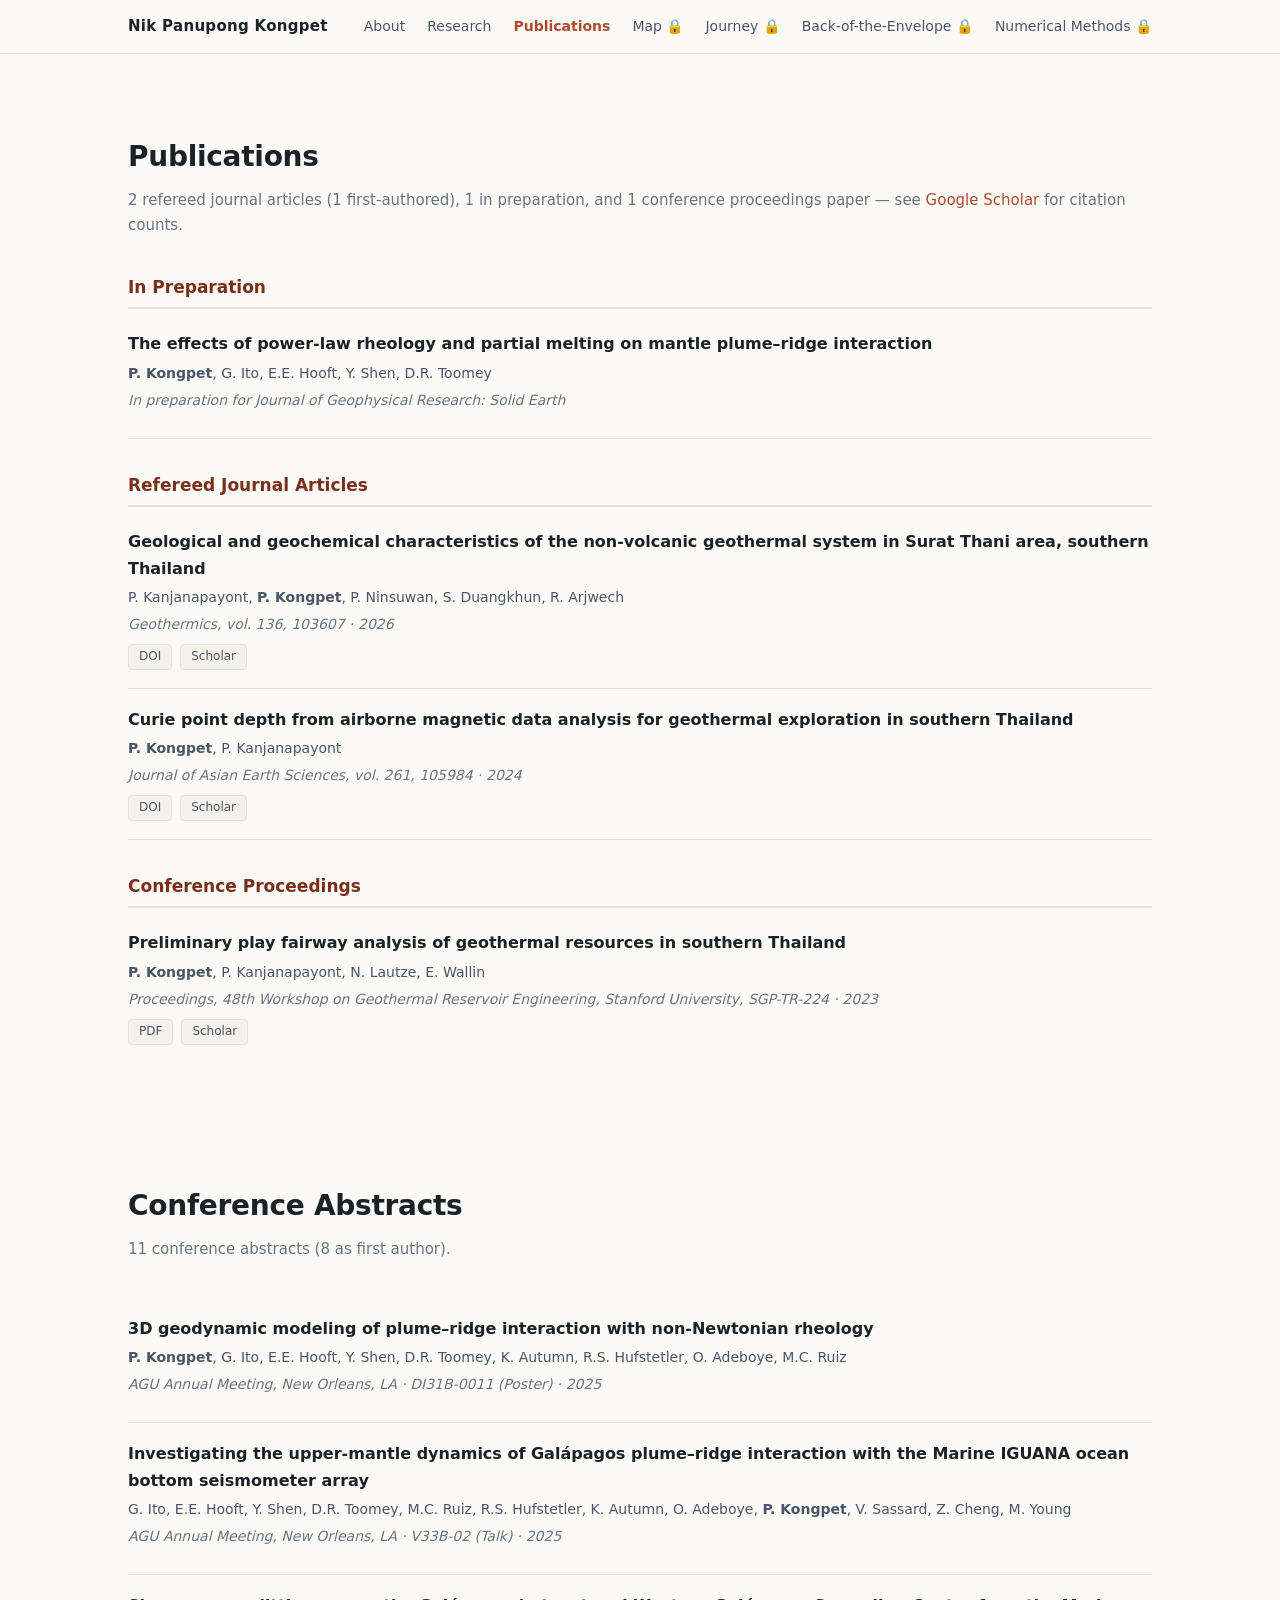
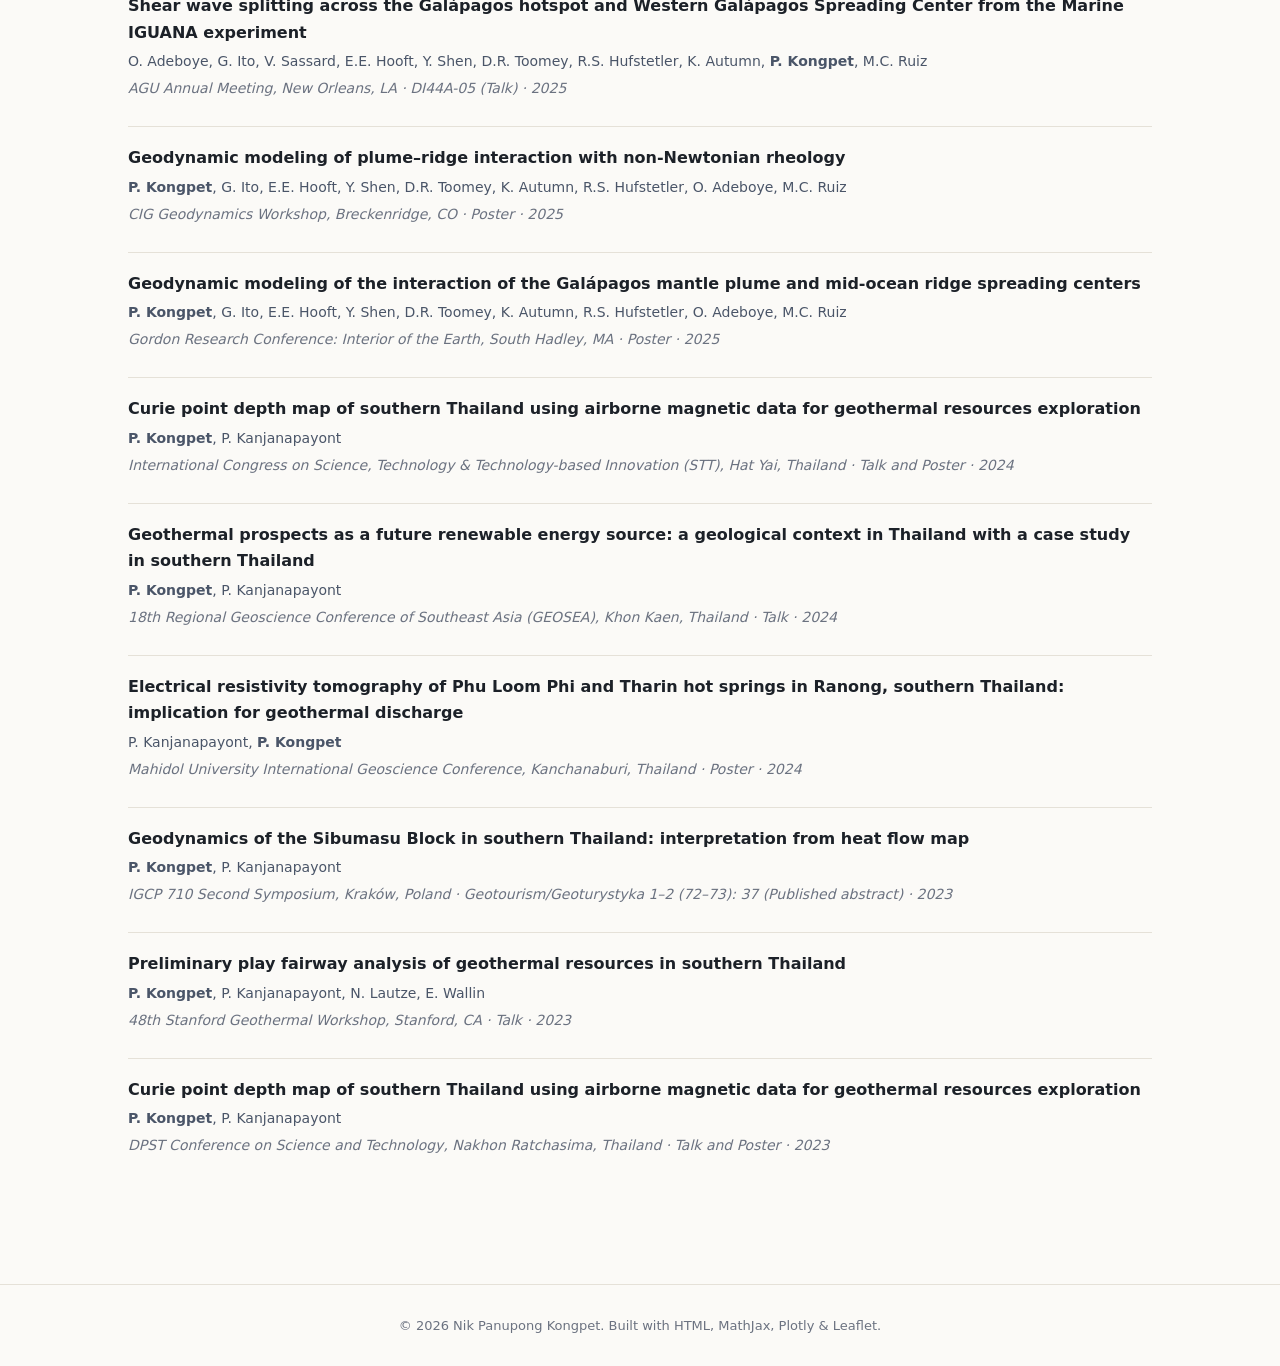
<file: publications.html>
<!DOCTYPE html>
<html lang="en">
<head>
<meta charset="UTF-8" />
<meta name="viewport" content="width=device-width, initial-scale=1.0" />
<title>Publications — Nik Panupong Kongpet</title>
<link rel="stylesheet" href="styles.css" />

</head>
<body>

<nav class="topnav">
  <div class="nav-inner">
    <a href="index.html" class="brand" style="text-decoration:none">Nik Panupong Kongpet</a>
    <div class="nav-links">
      <a href="index.html">About</a>
      <a href="research.html">Research</a>
      <a href="publications.html">Publications</a>
      <a href="map.html" title="Password required">Map 🔒</a>
      <a href="journey.html" title="Password required">Journey 🔒</a>
      <a href="analytical.html" title="Password required">Back-of-the-Envelope 🔒</a>
      <a href="numerical-methods.html" title="Password required">Numerical Methods 🔒</a>
    </div>
  </div>
</nav>

<main>
  <section id="publications">
    <h2>Publications</h2>
    <p class="section-sub">2 refereed journal articles (1 first-authored), 1 in preparation, and 1 conference proceedings paper — see <a href="https://scholar.google.com/citations?hl=en&amp;user=eHWc3DcAAAAJ" target="_blank" rel="noopener">Google Scholar</a> for citation counts.</p>

    <h3 class="pub-group">In Preparation</h3>
    <div class="pub">
      <p class="pub-title">The effects of power-law rheology and partial melting on mantle plume–ridge interaction</p>
      <p class="pub-authors"><strong>P. Kongpet</strong>, G. Ito, E.E. Hooft, Y. Shen, D.R. Toomey</p>
      <p class="pub-venue">In preparation for Journal of Geophysical Research: Solid Earth</p>
    </div>

    <h3 class="pub-group">Refereed Journal Articles</h3>
    <div class="pub">
      <p class="pub-title">Geological and geochemical characteristics of the non-volcanic geothermal system in Surat Thani area, southern Thailand</p>
      <p class="pub-authors">P. Kanjanapayont, <strong>P. Kongpet</strong>, P. Ninsuwan, S. Duangkhun, R. Arjwech</p>
      <p class="pub-venue">Geothermics, vol. 136, 103607 · 2026</p>
      <div class="pub-tags"><a href="https://doi.org/10.1016/j.geothermics.2026.103607" target="_blank" rel="noopener">DOI</a>
        <a href="https://scholar.google.com/citations?hl=en&amp;user=eHWc3DcAAAAJ" target="_blank" rel="noopener">Scholar</a></div>
    </div>
    <div class="pub">
      <p class="pub-title">Curie point depth from airborne magnetic data analysis for geothermal exploration in southern Thailand</p>
      <p class="pub-authors"><strong>P. Kongpet</strong>, P. Kanjanapayont</p>
      <p class="pub-venue">Journal of Asian Earth Sciences, vol. 261, 105984 · 2024</p>
      <div class="pub-tags"><a href="https://doi.org/10.1016/j.jseaes.2023.105984" target="_blank" rel="noopener">DOI</a>
        <a href="https://scholar.google.com/citations?hl=en&amp;user=eHWc3DcAAAAJ" target="_blank" rel="noopener">Scholar</a></div>
    </div>

    <h3 class="pub-group">Conference Proceedings</h3>
    <div class="pub">
      <p class="pub-title">Preliminary play fairway analysis of geothermal resources in southern Thailand</p>
      <p class="pub-authors"><strong>P. Kongpet</strong>, P. Kanjanapayont, N. Lautze, E. Wallin</p>
      <p class="pub-venue">Proceedings, 48th Workshop on Geothermal Reservoir Engineering, Stanford University, SGP-TR-224 · 2023</p>
      <div class="pub-tags"><a href="https://pangea.stanford.edu/ERE/db/GeoConf/papers/SGW/2023/Kongpet.pdf" target="_blank" rel="noopener">PDF</a>
        <a href="https://scholar.google.com/citations?hl=en&amp;user=eHWc3DcAAAAJ" target="_blank" rel="noopener">Scholar</a></div>
    </div>
  </section>

  <section id="abstracts">
    <h2>Conference Abstracts</h2>
    <p class="section-sub">11 conference abstracts (8 as first author).</p>
    <div class="pub">
      <p class="pub-title">3D geodynamic modeling of plume–ridge interaction with non-Newtonian rheology</p>
      <p class="pub-authors"><strong>P. Kongpet</strong>, G. Ito, E.E. Hooft, Y. Shen, D.R. Toomey, K. Autumn, R.S. Hufstetler, O. Adeboye, M.C. Ruiz</p>
      <p class="pub-venue">AGU Annual Meeting, New Orleans, LA · DI31B-0011 (Poster) · 2025</p>
    </div>
    <div class="pub">
      <p class="pub-title">Investigating the upper-mantle dynamics of Galápagos plume–ridge interaction with the Marine IGUANA ocean bottom seismometer array</p>
      <p class="pub-authors">G. Ito, E.E. Hooft, Y. Shen, D.R. Toomey, M.C. Ruiz, R.S. Hufstetler, K. Autumn, O. Adeboye, <strong>P. Kongpet</strong>, V. Sassard, Z. Cheng, M. Young</p>
      <p class="pub-venue">AGU Annual Meeting, New Orleans, LA · V33B-02 (Talk) · 2025</p>
    </div>
    <div class="pub">
      <p class="pub-title">Shear wave splitting across the Galápagos hotspot and Western Galápagos Spreading Center from the Marine IGUANA experiment</p>
      <p class="pub-authors">O. Adeboye, G. Ito, V. Sassard, E.E. Hooft, Y. Shen, D.R. Toomey, R.S. Hufstetler, K. Autumn, <strong>P. Kongpet</strong>, M.C. Ruiz</p>
      <p class="pub-venue">AGU Annual Meeting, New Orleans, LA · DI44A-05 (Talk) · 2025</p>
    </div>
    <div class="pub">
      <p class="pub-title">Geodynamic modeling of plume–ridge interaction with non-Newtonian rheology</p>
      <p class="pub-authors"><strong>P. Kongpet</strong>, G. Ito, E.E. Hooft, Y. Shen, D.R. Toomey, K. Autumn, R.S. Hufstetler, O. Adeboye, M.C. Ruiz</p>
      <p class="pub-venue">CIG Geodynamics Workshop, Breckenridge, CO · Poster · 2025</p>
    </div>
    <div class="pub">
      <p class="pub-title">Geodynamic modeling of the interaction of the Galápagos mantle plume and mid-ocean ridge spreading centers</p>
      <p class="pub-authors"><strong>P. Kongpet</strong>, G. Ito, E.E. Hooft, Y. Shen, D.R. Toomey, K. Autumn, R.S. Hufstetler, O. Adeboye, M.C. Ruiz</p>
      <p class="pub-venue">Gordon Research Conference: Interior of the Earth, South Hadley, MA · Poster · 2025</p>
    </div>
    <div class="pub">
      <p class="pub-title">Curie point depth map of southern Thailand using airborne magnetic data for geothermal resources exploration</p>
      <p class="pub-authors"><strong>P. Kongpet</strong>, P. Kanjanapayont</p>
      <p class="pub-venue">International Congress on Science, Technology &amp; Technology-based Innovation (STT), Hat Yai, Thailand · Talk and Poster · 2024</p>
    </div>
    <div class="pub">
      <p class="pub-title">Geothermal prospects as a future renewable energy source: a geological context in Thailand with a case study in southern Thailand</p>
      <p class="pub-authors"><strong>P. Kongpet</strong>, P. Kanjanapayont</p>
      <p class="pub-venue">18th Regional Geoscience Conference of Southeast Asia (GEOSEA), Khon Kaen, Thailand · Talk · 2024</p>
    </div>
    <div class="pub">
      <p class="pub-title">Electrical resistivity tomography of Phu Loom Phi and Tharin hot springs in Ranong, southern Thailand: implication for geothermal discharge</p>
      <p class="pub-authors">P. Kanjanapayont, <strong>P. Kongpet</strong></p>
      <p class="pub-venue">Mahidol University International Geoscience Conference, Kanchanaburi, Thailand · Poster · 2024</p>
    </div>
    <div class="pub">
      <p class="pub-title">Geodynamics of the Sibumasu Block in southern Thailand: interpretation from heat flow map</p>
      <p class="pub-authors"><strong>P. Kongpet</strong>, P. Kanjanapayont</p>
      <p class="pub-venue">IGCP 710 Second Symposium, Kraków, Poland · Geotourism/Geoturystyka 1–2 (72–73): 37 (Published abstract) · 2023</p>
    </div>
    <div class="pub">
      <p class="pub-title">Preliminary play fairway analysis of geothermal resources in southern Thailand</p>
      <p class="pub-authors"><strong>P. Kongpet</strong>, P. Kanjanapayont, N. Lautze, E. Wallin</p>
      <p class="pub-venue">48th Stanford Geothermal Workshop, Stanford, CA · Talk · 2023</p>
    </div>
    <div class="pub">
      <p class="pub-title">Curie point depth map of southern Thailand using airborne magnetic data for geothermal resources exploration</p>
      <p class="pub-authors"><strong>P. Kongpet</strong>, P. Kanjanapayont</p>
      <p class="pub-venue">DPST Conference on Science and Technology, Nakhon Ratchasima, Thailand · Talk and Poster · 2023</p>
    </div>
  </section>

</main>

<footer>
  © <span id="year"></span> Nik Panupong Kongpet. Built with HTML, MathJax, Plotly &amp; Leaflet.
</footer>

<script src="shared.js"></script>

</body>
</html>
</file>
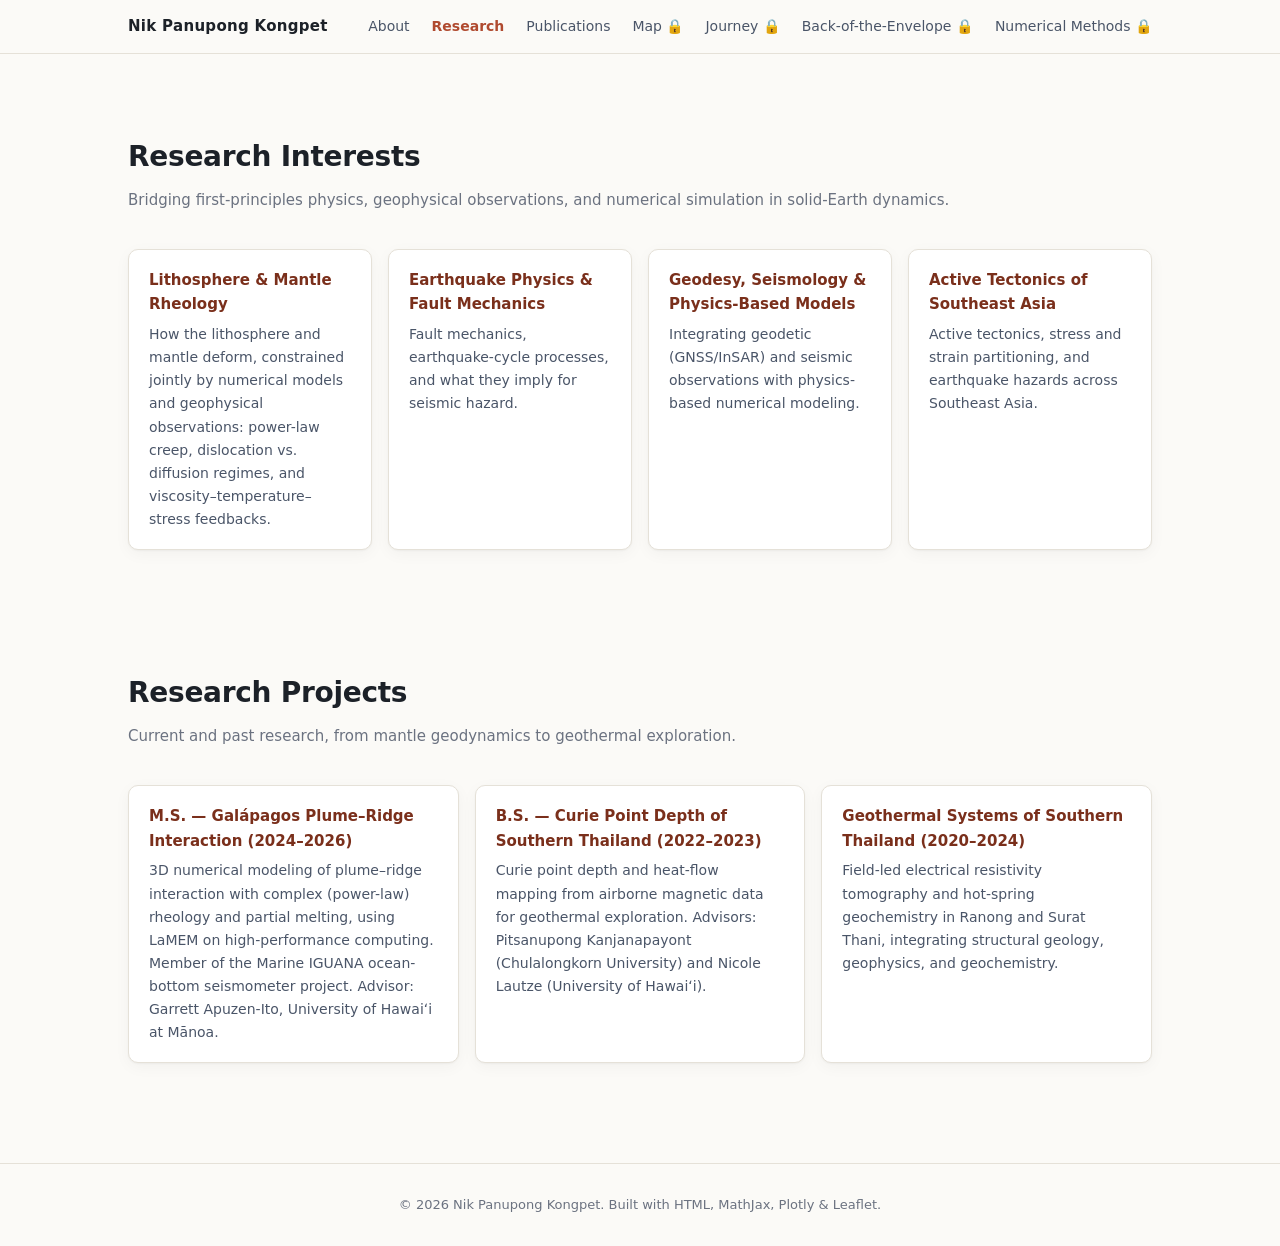
<file: research.html>
<!DOCTYPE html>
<html lang="en">
<head>
<meta charset="UTF-8" />
<meta name="viewport" content="width=device-width, initial-scale=1.0" />
<title>Research Interests — Nik Panupong Kongpet</title>
<link rel="stylesheet" href="styles.css" />

</head>
<body>

<nav class="topnav">
  <div class="nav-inner">
    <a href="index.html" class="brand" style="text-decoration:none">Nik Panupong Kongpet</a>
    <div class="nav-links">
      <a href="index.html">About</a>
      <a href="research.html">Research</a>
      <a href="publications.html">Publications</a>
      <a href="map.html" title="Password required">Map 🔒</a>
      <a href="journey.html" title="Password required">Journey 🔒</a>
      <a href="analytical.html" title="Password required">Back-of-the-Envelope 🔒</a>
      <a href="numerical-methods.html" title="Password required">Numerical Methods 🔒</a>
    </div>
  </div>
</nav>

<main>
  <section id="interests">
    <h2>Research Interests</h2>
    <p class="section-sub">Bridging first-principles physics, geophysical observations, and numerical simulation in solid-Earth dynamics.</p>

    <div class="interests">
      <div class="interest-card">
        <h4>Lithosphere &amp; Mantle Rheology</h4>
        <p>How the lithosphere and mantle deform, constrained jointly by numerical models and geophysical observations: power-law creep, dislocation vs. diffusion regimes, and viscosity–temperature–stress feedbacks.</p>
      </div>
      <div class="interest-card">
        <h4>Earthquake Physics &amp; Fault Mechanics</h4>
        <p>Fault mechanics, earthquake-cycle processes, and what they imply for seismic hazard.</p>
      </div>
      <div class="interest-card">
        <h4>Geodesy, Seismology &amp; Physics-Based Models</h4>
        <p>Integrating geodetic (GNSS/InSAR) and seismic observations with physics-based numerical modeling.</p>
      </div>
      <div class="interest-card">
        <h4>Active Tectonics of Southeast Asia</h4>
        <p>Active tectonics, stress and strain partitioning, and earthquake hazards across Southeast Asia.</p>
      </div>
    </div>
  </section>

  <section id="projects">
    <h2>Research Projects</h2>
    <p class="section-sub">Current and past research, from mantle geodynamics to geothermal exploration.</p>
    <div class="interests">
      <div class="interest-card">
        <h4>M.S. — Galápagos Plume–Ridge Interaction (2024–2026)</h4>
        <p>3D numerical modeling of plume–ridge interaction with complex (power-law) rheology and partial melting, using LaMEM on high-performance computing. Member of the Marine IGUANA ocean-bottom seismometer project. Advisor: Garrett Apuzen-Ito, University of Hawaiʻi at Mānoa.</p>
      </div>
      <div class="interest-card">
        <h4>B.S. — Curie Point Depth of Southern Thailand (2022–2023)</h4>
        <p>Curie point depth and heat-flow mapping from airborne magnetic data for geothermal exploration. Advisors: Pitsanupong Kanjanapayont (Chulalongkorn University) and Nicole Lautze (University of Hawaiʻi).</p>
      </div>
      <div class="interest-card">
        <h4>Geothermal Systems of Southern Thailand (2020–2024)</h4>
        <p>Field-led electrical resistivity tomography and hot-spring geochemistry in Ranong and Surat Thani, integrating structural geology, geophysics, and geochemistry.</p>
      </div>
    </div>
  </section>

</main>

<footer>
  © <span id="year"></span> Nik Panupong Kongpet. Built with HTML, MathJax, Plotly &amp; Leaflet.
</footer>

<script src="shared.js"></script>

</body>
</html>
</file>
<file: styles.css>
:root {
  --bg: #fbfaf7;
  --surface: #ffffff;
  --ink: #1c2128;
  --ink-soft: #4a5568;
  --muted: #6b7280;
  --accent: #b04a2f;       /* terracotta — like hot mantle */
  --accent-deep: #7a2f1b;
  --cool: #2c5f7c;         /* cool ocean lithosphere */
  --line: #e5e1d8;
  --code-bg: #f4f1ea;
  --shadow: 0 1px 2px rgba(0,0,0,0.04), 0 4px 16px rgba(0,0,0,0.04);
  --maxw: 1080px;
}

* { box-sizing: border-box; }
html { scroll-behavior: smooth; }
body {
  margin: 0;
  font-family: 'Inter', -apple-system, BlinkMacSystemFont, 'Segoe UI', system-ui, sans-serif;
  color: var(--ink);
  background: var(--bg);
  line-height: 1.65;
  font-size: 16px;
}

a { color: var(--accent); text-decoration: none; }
a:hover { text-decoration: underline; }

/* ===== Navigation ===== */
nav.topnav {
  position: sticky; top: 0; z-index: 50;
  background: rgba(251, 250, 247, 0.92);
  backdrop-filter: blur(8px);
  border-bottom: 1px solid var(--line);
}
nav .nav-inner {
  max-width: var(--maxw);
  margin: 0 auto;
  padding: 14px 28px;
  display: flex; align-items: center; justify-content: space-between;
  gap: 16px;
}
nav .brand {
  font-weight: 600;
  font-size: 15px;
  letter-spacing: 0.02em;
  color: var(--ink);
}
nav .nav-links {
  display: flex; gap: 22px; flex-wrap: wrap;
}
nav .nav-links a {
  color: var(--ink-soft);
  font-size: 14px;
  font-weight: 500;
}
nav .nav-links a:hover { color: var(--accent); text-decoration: none; }

/* ===== Layout ===== */
main { max-width: var(--maxw); margin: 0 auto; padding: 0 28px; }
section { padding: 80px 0 40px 0; scroll-margin-top: 70px; }
section h2 {
  font-size: 28px;
  font-weight: 600;
  margin: 0 0 8px 0;
  letter-spacing: -0.01em;
}
section .section-sub {
  color: var(--muted);
  margin: 0 0 36px 0;
  font-size: 15px;
}

/* ===== Hero / Profile ===== */
.hero {
  display: grid;
  grid-template-columns: 200px 1fr;
  gap: 40px;
  align-items: center;
  padding-top: 72px;
}
.hero .avatar {
  width: 200px;
  height: 200px;
  border-radius: 50%;
  object-fit: cover;
  object-position: center;
  display: block;
  box-shadow: var(--shadow);
}
.hero h1 {
  font-size: 38px;
  margin: 0 0 6px 0;
  font-weight: 600;
  letter-spacing: -0.02em;
}
.hero .title {
  color: var(--accent-deep);
  font-size: 17px;
  margin: 0 0 14px 0;
  font-weight: 500;
}
.hero .affil {
  color: var(--muted);
  margin: 0 0 18px 0;
  font-size: 15px;
}
.hero .bio { color: var(--ink-soft); margin: 0 0 18px 0; }
.hero .links { display: flex; gap: 14px; flex-wrap: wrap; }
.hero .links a {
  display: inline-flex; align-items: center; gap: 6px;
  padding: 6px 14px;
  border: 1px solid var(--line);
  border-radius: 999px;
  color: var(--ink-soft);
  font-size: 13px;
  background: var(--surface);
  transition: all 0.15s ease;
}
.hero .links a:hover {
  border-color: var(--accent);
  color: var(--accent);
  text-decoration: none;
}

/* ===== Research interests ===== */
.interests {
  display: grid;
  grid-template-columns: repeat(auto-fit, minmax(220px, 1fr));
  gap: 16px;
  margin-top: 28px;
}
.interest-card {
  background: var(--surface);
  border: 1px solid var(--line);
  padding: 18px 20px;
  border-radius: 10px;
  box-shadow: var(--shadow);
}
.interest-card h4 {
  margin: 0 0 6px 0;
  font-size: 15px;
  color: var(--accent-deep);
}
.interest-card p {
  margin: 0;
  font-size: 14px;
  color: var(--ink-soft);
}

/* ===== Publications ===== */
.pub {
  padding: 18px 0;
  border-bottom: 1px solid var(--line);
}
.pub:last-child { border-bottom: none; }
h3.pub-group {
  font-size: 17px;
  font-weight: 600;
  color: var(--accent-deep);
  margin: 32px 0 4px 0;
  padding-bottom: 6px;
  border-bottom: 2px solid var(--line);
}
.pub .pub-title {
  font-weight: 600;
  color: var(--ink);
  margin: 0 0 4px 0;
  font-size: 16px;
}
.pub .pub-authors { color: var(--ink-soft); font-size: 14px; margin: 0 0 4px 0; }
.pub .pub-venue { color: var(--muted); font-style: italic; font-size: 14px; margin: 0 0 8px 0; }
.pub .pub-tags { display: flex; gap: 8px; flex-wrap: wrap; }
.pub .pub-tags a {
  font-size: 12px;
  padding: 2px 10px;
  border: 1px solid var(--line);
  border-radius: 4px;
  color: var(--ink-soft);
  background: var(--code-bg);
}
.pub .pub-tags a:hover { color: var(--accent); border-color: var(--accent); text-decoration: none; }

/* ===== Analytical solutions ===== */
.analytical-card {
  background: var(--surface);
  border: 1px solid var(--line);
  border-radius: 12px;
  padding: 28px 32px;
  margin-bottom: 32px;
  box-shadow: var(--shadow);
}
.analytical-card h3 {
  margin: 0 0 6px 0;
  font-size: 20px;
  font-weight: 600;
  color: var(--accent-deep);
}
.analytical-card .desc {
  color: var(--ink-soft);
  margin: 0 0 20px 0;
  font-size: 15px;
}
.eq-block {
  background: var(--code-bg);
  border-left: 3px solid var(--accent);
  padding: 14px 22px;
  margin: 16px 0;
  border-radius: 4px;
  overflow-x: auto;
}
.eq-block p {
  margin: 14px 0 4px 0;
  line-height: 1.5;
}
.eq-block p:first-child { margin-top: 4px; }
.eq-block p strong { color: var(--accent-deep); }
.eq-block mjx-container[display="true"] {
  margin-top: 2px !important;
  margin-bottom: 4px !important;
}
.params {
  display: grid;
  grid-template-columns: 1fr 1fr;
  gap: 14px 24px;
  margin: 18px 0;
}
.param {
  display: flex;
  flex-direction: column;
  gap: 4px;
}
.param label {
  font-size: 13px;
  color: var(--ink-soft);
  display: flex; justify-content: space-between;
}
.param label span.val { color: var(--accent-deep); font-weight: 600; font-variant-numeric: tabular-nums; }

/* Editable value input — used both inside slider labels and in sci-input rows */
.val-input {
  padding: 2px 6px;
  border: 1px solid var(--line);
  border-radius: 4px;
  font-size: 13px;
  font-family: inherit;
  background: var(--surface);
  color: var(--accent-deep);
  font-weight: 600;
  font-variant-numeric: tabular-nums;
  -moz-appearance: textfield;
}
.val-input::-webkit-outer-spin-button,
.val-input::-webkit-inner-spin-button {
  -webkit-appearance: none; margin: 0;
}
.val-input:focus {
  outline: none;
  border-color: var(--accent);
  box-shadow: 0 0 0 2px rgba(176,74,47,0.15);
}
.param label .val-input { width: 78px; text-align: right; }
.sci-input .val-input { width: 100%; text-align: right; }
.param input[type="range"] {
  -webkit-appearance: none;
  width: 100%;
  height: 4px;
  background: var(--line);
  border-radius: 2px;
  outline: none;
}
.param input[type="range"]::-webkit-slider-thumb {
  -webkit-appearance: none;
  width: 16px; height: 16px;
  border-radius: 50%;
  background: var(--accent);
  cursor: pointer;
  border: 2px solid white;
  box-shadow: 0 1px 3px rgba(0,0,0,0.2);
}
.param input[type="range"]::-moz-range-thumb {
  width: 16px; height: 16px;
  border-radius: 50%;
  background: var(--accent);
  cursor: pointer;
  border: 2px solid white;
}
.plot { width: 100%; height: 380px; margin-top: 16px; }

/* Mode toggle (composite vs diffusion-only) */
.mode-toggle {
  display: flex; gap: 6px; flex-wrap: wrap;
  background: var(--code-bg);
  padding: 5px;
  border-radius: 8px;
  margin: 4px 0 18px 0;
  width: fit-content;
}
.mode-toggle label {
  cursor: pointer;
  padding: 6px 14px;
  border-radius: 6px;
  font-size: 13px;
  color: var(--ink-soft);
  transition: all 0.15s ease;
  display: flex; align-items: center; gap: 6px;
}
.mode-toggle input[type="radio"] { display: none; }
.mode-toggle input[type="radio"]:checked + span {
  color: var(--accent-deep);
  font-weight: 600;
}
.mode-toggle label:has(input:checked) {
  background: var(--surface);
  box-shadow: 0 1px 3px rgba(0,0,0,0.08);
}

/* Mantissa slider + mantissa# + exponent# (scientific) input row */
.sci-input {
  display: grid;
  grid-template-columns: 1fr 64px auto 56px;
  gap: 8px;
  align-items: center;
}

/* Prefactor widget — unit dropdown + live conversion display */
.pref-meta {
  display: flex;
  gap: 10px;
  align-items: center;
  margin-top: 6px;
  font-size: 11.5px;
  color: var(--muted);
  flex-wrap: wrap;
}
.pref-unit {
  font-family: inherit;
  font-size: 11.5px;
  padding: 2px 6px;
  border: 1px solid var(--line);
  border-radius: 4px;
  background: var(--surface);
  color: var(--ink-soft);
  cursor: pointer;
}
.pref-conv {
  font-family: 'SF Mono', 'Menlo', monospace;
  font-size: 11px;
  color: var(--ink-soft);
}

/* Sub-card for Section 4 viscosity controls */
.visc-block {
  margin-top: 22px;
  padding: 18px 20px;
  background: var(--code-bg);
  border-radius: 10px;
  border-left: 3px solid var(--cool);
}
.visc-block h4 {
  margin: 0 0 4px 0;
  font-size: 14px;
  color: var(--cool);
  font-weight: 600;
}
.visc-block p {
  margin: 0 0 12px 0;
  font-size: 12.5px;
  color: var(--ink-soft);
}
.sci-input .sci-x10 {
  font-size: 12px;
  color: var(--muted);
  white-space: nowrap;
}
.sci-input input[type="number"] {
  width: 100%;
  padding: 4px 6px;
  border: 1px solid var(--line);
  border-radius: 4px;
  font-size: 13px;
  font-family: inherit;
  background: var(--surface);
  color: var(--ink);
  -moz-appearance: textfield;
}
.sci-input input[type="number"]::-webkit-outer-spin-button,
.sci-input input[type="number"]::-webkit-inner-spin-button {
  -webkit-appearance: none; margin: 0;
}
.sci-input input[type="number"]:focus {
  outline: none;
  border-color: var(--accent);
}
.vars-table {
  width: 100%;
  border-collapse: collapse;
  font-size: 14px;
  margin-top: 12px;
}
.vars-table th, .vars-table td {
  padding: 6px 10px;
  text-align: left;
  border-bottom: 1px solid var(--line);
}
.vars-table th { color: var(--muted); font-weight: 500; font-size: 12px; text-transform: uppercase; letter-spacing: 0.05em; }

/* ===== Numerical modeling ===== */
.model-grid {
  display: grid;
  grid-template-columns: repeat(auto-fit, minmax(280px, 1fr));
  gap: 20px;
}
.model-card {
  background: var(--surface);
  border: 1px solid var(--line);
  border-radius: 12px;
  overflow: hidden;
  box-shadow: var(--shadow);
  transition: transform 0.15s ease;
}
.model-card:hover { transform: translateY(-2px); }
.model-thumb {
  width: 100%; height: 180px;
  background: linear-gradient(135deg, var(--cool) 0%, #6b3a52 50%, var(--accent) 100%);
  position: relative;
  overflow: hidden;
}
.model-thumb svg { width: 100%; height: 100%; }
.model-card .body { padding: 18px 22px; }
.model-card h4 {
  margin: 0 0 6px 0;
  font-size: 16px;
  color: var(--ink);
}
.model-card p {
  margin: 0 0 10px 0;
  font-size: 14px;
  color: var(--ink-soft);
}
.model-card .badge {
  display: inline-block;
  font-size: 11px;
  padding: 2px 8px;
  background: var(--code-bg);
  color: var(--accent-deep);
  border-radius: 4px;
  margin-right: 6px;
  font-weight: 500;
  text-transform: uppercase;
  letter-spacing: 0.05em;
}

/* ===== Interactive map ===== */
.map-wrap {
  background: var(--surface);
  border: 1px solid var(--line);
  border-radius: 12px;
  overflow: hidden;
  box-shadow: var(--shadow);
}
#worldmap {
  width: 100%;
  height: 540px;
  background: #0a1622;
}
.map-legend {
  padding: 12px 18px;
  border-top: 1px solid var(--line);
  font-size: 13px;
  color: var(--ink-soft);
  display: flex; gap: 18px; flex-wrap: wrap; align-items: center;
}
.map-legend .swatch {
  display: inline-block; width: 14px; height: 14px;
  border-radius: 3px; margin-right: 6px; vertical-align: middle;
  border: 1px solid rgba(0,0,0,0.1);
}
.map-note {
  margin-top: 14px;
  font-size: 13px;
  color: var(--muted);
  line-height: 1.55;
}
/* Leaflet pane styling tweaks */
.leaflet-container { font-family: inherit; }
.leaflet-control-layers { font-size: 13px; }
.leaflet-popup-content { font-size: 13px; }

/* Hot-spot star marker (transparent background — only the SVG star shows) */
.hotspot-star-icon {
  background: transparent;
  border: none;
}

/* Permanent two-letter code beside the orange (Ito 2003 ridge) hot spots */
.leaflet-tooltip.hotspot-label {
  background: rgba(255,255,255,0.88);
  border: 1px solid #7a2f1b;
  color: #1c2128;
  font-weight: 600;
  font-size: 11px;
  padding: 1px 5px;
  border-radius: 3px;
  box-shadow: none;
  white-space: nowrap;
}
.leaflet-tooltip.hotspot-label::before { display: none; }

/* Legend swatch shaped like a star (clip-path) for hot-spot rows */
.map-legend .swatch.swatch-star {
  clip-path: polygon(
    50%   0%,  61%  35%,  98%  35%,  68%  57%,
    79%  91%,  50%  70%,  21%  91%,  32%  57%,
     2%  35%,  39%  35%
  );
  border-radius: 0;
  border: none;
}

/* Geochem-sample legend swatch — discrete Ito 2003 ramp */
.map-legend .swatch.swatch-circle {
  background: linear-gradient(to right,
    #ffec8a 0%,    #ffec8a 20%,
    #ff9a30 20%,   #ff9a30 40%,
    #e8561c 40%,   #e8561c 60%,
    #a52214 60%,   #a52214 80%,
    #5d1208 80%,   #5d1208 100%);
  border: none;
  border-radius: 50%;
}

/* Sr-87/Sr-86 colorbar — matches Ito 2003 Fig 1 ramp, extended for crustal */
.sr-colorbar {
  padding: 10px 18px 14px 18px;
  border-top: 1px solid var(--line);
  font-size: 12px;
  color: var(--ink-soft);
}
.sr-colorbar .cb-title {
  display: block;
  font-size: 12px;
  margin-bottom: 6px;
  color: var(--ink-soft);
}
/* Discrete Sr colorbar — matches Ito 2003 Fig. 1 (5 bins over 0.7025–0.7050)
   with three extra dark bins to cover continental-rift values >0.7050.   */
.sr-colorbar .cb-bar {
  height: 14px;
  border-radius: 3px;
  border: 1px solid rgba(0,0,0,0.4);
  background: linear-gradient(
    to right,
    /* 0.7025 → 0.7050 : Ito 2003 bins (each 6.25 % wide) */
    #ffec8a 0%,    #ffec8a 6.25%,
    #ff9a30 6.25%, #ff9a30 12.5%,
    #e8561c 12.5%, #e8561c 18.75%,
    #a52214 18.75%,#a52214 25%,
    #5d1208 25%,   #5d1208 31.25%,
    /* 0.7050 → 0.7400 : crustal-extension bins */
    #3a0a06 31.25%,#3a0a06 50%,
    #1f0503 50%,   #1f0503 75%,
    #0a0200 75%,   #0a0200 100%
  );
}

/* Discrete Pb colorbar — DMM (blue) → HIMU (red), 8 evenly-spaced bins. */
.pb-colorbar { padding: 10px 18px 14px 18px; border-top: 1px solid var(--line);
  font-size: 12px; color: var(--ink-soft); }
.pb-colorbar .cb-title { display:block; font-size:12px; margin-bottom:6px; }
.pb-colorbar .cb-bar {
  height: 14px;
  border-radius: 3px;
  border: 1px solid rgba(0,0,0,0.4);
  background: linear-gradient(
    to right,
    #1a3a8a 0%,    #1a3a8a 12.5%,
    #3367c2 12.5%, #3367c2 25%,
    #4ea2c8 25%,   #4ea2c8 37.5%,
    #7fc69a 37.5%, #7fc69a 50%,
    #cdd96b 50%,   #cdd96b 62.5%,
    #f0a83a 62.5%, #f0a83a 75%,
    #dd5826 75%,   #dd5826 87.5%,
    #992411 87.5%, #992411 100%
  );
}
.pb-colorbar .cb-ticks {
  margin-top: 4px;
  position: relative;
  height: 14px;
  font-size: 10.5px;
  color: var(--muted);
}
.pb-colorbar .cb-ticks span {
  position: absolute;
  transform: translateX(-50%);
  white-space: nowrap;
  top: 0;
}

/* Sr/Pb color-mode radio row */
.color-mode-row {
  padding: 10px 18px 0;
  font-size: 13px;
  color: var(--ink-soft);
  display: flex; align-items: center; flex-wrap: wrap; gap: 14px;
}
.color-mode-row .cm-label { font-weight: 600; color: var(--ink); }
.color-mode-row label { cursor: pointer; }
.color-mode-row label input { margin-right: 4px; accent-color: var(--accent); vertical-align: middle; }
.color-mode-row .cm-hint { color: var(--muted); font-size: 12px; flex-basis: 100%; }
.sr-colorbar .cb-ticks {
  margin-top: 4px;
  position: relative;
  height: 14px;
  font-size: 10.5px;
  color: var(--muted);
}
.sr-colorbar .cb-ticks span {
  position: absolute;
  transform: translateX(-50%);
  white-space: nowrap;
  top: 0;
}

/* Layer toggles below the map (replaces in-map Leaflet layer control) */
.map-controls {
  border-top: 1px solid var(--line);
  padding: 14px 18px 16px;
  display: grid;
  grid-template-columns: repeat(auto-fit, minmax(220px, 1fr));
  gap: 14px 24px;
  background: var(--surface);
}
.map-controls .ctrl-group h4 {
  margin: 0 0 6px 0;
  font-size: 12px;
  font-weight: 600;
  letter-spacing: 0.04em;
  text-transform: uppercase;
  color: var(--ink);
}
.map-controls .ctrl-group label {
  display: block;
  font-size: 13px;
  color: var(--ink-soft);
  line-height: 1.55;
  cursor: pointer;
  user-select: none;
}
.map-controls .ctrl-group label input {
  margin-right: 7px;
  vertical-align: middle;
  accent-color: var(--accent);
}

/* ===== Footer ===== */
footer {
  border-top: 1px solid var(--line);
  margin-top: 60px;
  padding: 30px 28px;
  text-align: center;
  color: var(--muted);
  font-size: 13px;
}

/* ===== Section 7 — 3-up plot row (F, φ, η vs depth) ===== */
.porosity-plots {
  display: grid;
  grid-template-columns: repeat(3, minmax(0, 1fr));
  gap: 12px;
  margin-top: 16px;
}
.porosity-plots .porosity-plot {
  height: 520px;
  margin-top: 0;
  width: 100%;
  min-width: 0;
}
@media (max-width: 960px) {
  .porosity-plots { grid-template-columns: 1fr; }
  .porosity-plots .porosity-plot { height: 460px; }
}

/* ===== Section 8 — PRS vs plume-width editable table ===== */
.prs-table {
  width: 100%;
  border-collapse: collapse;
  font-size: 13px;
  background: var(--surface);
}
.prs-table th,
.prs-table td {
  padding: 8px 10px;
  border-bottom: 1px solid var(--line);
  text-align: left;
}
.prs-table th {
  font-weight: 600;
  color: var(--accent-deep);
  background: var(--code-bg);
  font-size: 12.5px;
}
.prs-table td input[type="number"] {
  width: 100%;
  padding: 4px 8px;
  border: 1px solid var(--line);
  border-radius: 4px;
  background: var(--surface);
  color: var(--ink);
  font-family: inherit;
  font-size: 13px;
  font-variant-numeric: tabular-nums;
  -moz-appearance: textfield;
}
.prs-table td input[type="number"]::-webkit-outer-spin-button,
.prs-table td input[type="number"]::-webkit-inner-spin-button {
  -webkit-appearance: none; margin: 0;
}
.prs-table td input[type="number"]:focus {
  outline: none;
  border-color: var(--accent);
  box-shadow: 0 0 0 2px rgba(176,74,47,0.15);
}
.prs-table .prs-del {
  background: transparent;
  border: 1px solid var(--line);
  border-radius: 4px;
  color: var(--muted);
  cursor: pointer;
  padding: 2px 8px;
  font-size: 14px;
  line-height: 1;
}
.prs-table .prs-del:hover {
  color: var(--accent);
  border-color: var(--accent);
}
.prs-btn {
  font-family: inherit;
  font-size: 13px;
  padding: 6px 14px;
  border-radius: 6px;
  border: 1px solid var(--accent);
  background: var(--accent);
  color: #fff;
  cursor: pointer;
  transition: all 0.15s ease;
}
.prs-btn:hover { filter: brightness(1.05); }
.prs-btn-ghost {
  background: var(--surface);
  color: var(--accent-deep);
}
.prs-btn-ghost:hover {
  background: var(--code-bg);
}

/* ===== Responsive ===== */
@media (max-width: 720px) {
  .hero { grid-template-columns: 1fr; text-align: center; }
  .hero .avatar { margin: 0 auto; width: 140px; height: 140px; font-size: 48px; }
  .hero .links { justify-content: center; }
  .params { grid-template-columns: 1fr; }
  section { padding: 56px 0 28px 0; }
  .analytical-card { padding: 22px 18px; }
}

/* ===== Journey / fieldwork blog ===== */
.journey-intro {
  max-width: 720px;
  margin: 0 0 36px 0;
  color: var(--ink-soft);
  font-size: 16px;
}
.journey-timeline {
  display: flex;
  flex-direction: column;
  gap: 28px;
  position: relative;
  padding-left: 28px;
  border-left: 2px solid var(--line);
}
.journey-post {
  background: var(--surface);
  border: 1px solid var(--line);
  border-radius: 12px;
  box-shadow: var(--shadow);
  overflow: hidden;
  position: relative;
}
.journey-post::before {
  content: '';
  position: absolute;
  left: -36px; top: 24px;
  width: 14px; height: 14px;
  border-radius: 50%;
  background: var(--accent);
  border: 3px solid var(--bg);
  box-shadow: 0 0 0 2px var(--line);
}
.journey-post .post-image {
  width: 100%;
  height: 220px;
  background: linear-gradient(135deg, var(--cool), var(--accent));
  display: flex; align-items: center; justify-content: center;
  color: white;
  font-size: 48px;
  font-weight: 600;
  letter-spacing: 0.05em;
  position: relative;
  overflow: hidden;
}
.journey-post .post-image .post-image-label {
  position: absolute;
  bottom: 12px; right: 16px;
  font-size: 11px;
  color: rgba(255,255,255,0.85);
  text-transform: uppercase;
  letter-spacing: 0.1em;
  font-weight: 500;
}
.journey-post .post-body {
  padding: 22px 28px 26px 28px;
}
.post-meta {
  display: flex; gap: 14px; flex-wrap: wrap;
  font-size: 12.5px;
  color: var(--muted);
  margin-bottom: 6px;
  align-items: center;
}
.post-date {
  font-weight: 600;
  color: var(--accent-deep);
  font-variant-numeric: tabular-nums;
}
.post-location { display: inline-flex; align-items: center; gap: 4px; }
.journey-post h3 {
  margin: 0 0 8px 0;
  font-size: 19px;
  font-weight: 600;
  letter-spacing: -0.01em;
  color: var(--ink);
}
.post-lede {
  margin: 0 0 14px 0;
  font-size: 15px;
  font-style: italic;
  color: var(--ink-soft);
  line-height: 1.55;
}
.post-text {
  margin: 0 0 12px 0;
  color: var(--ink);
  font-size: 15px;
  line-height: 1.7;
}
.post-tags {
  display: flex; gap: 6px; flex-wrap: wrap;
  margin-top: 16px;
  padding-top: 14px;
  border-top: 1px solid var(--line);
}
.post-tags .tag {
  font-size: 11px;
  padding: 3px 10px;
  background: var(--code-bg);
  color: var(--accent-deep);
  border-radius: 999px;
  font-weight: 500;
  text-transform: lowercase;
  letter-spacing: 0.02em;
}
@media (max-width: 600px) {
  .journey-timeline { padding-left: 18px; }
  .journey-post::before { left: -25px; }
  .journey-post .post-body { padding: 18px 18px 22px 18px; }
  .journey-post .post-image { height: 160px; font-size: 36px; }
}

/* ===== Active nav link (current page) ===== */
nav .nav-links a.active {
  color: var(--accent);
  font-weight: 600;
}

/* §14 — buoyancy-flux parameter inputs */
.bflux-params {
  display: flex; flex-wrap: wrap; gap: 14px; align-items: center;
  margin-top: 10px; font-size: 13px;
}
.bflux-params label { display: flex; align-items: center; gap: 6px; }
.bflux-params input {
  width: 80px; padding: 4px 6px; border: 1px solid #ccc;
  border-radius: 4px; font-size: 13px;
}

/* Section 15 — Ribe (1996) comparison: two panels side by side */
.r96c-grid {
  display: grid;
  grid-template-columns: 1fr 1fr;
  gap: 16px;
  margin-top: 16px;
}
.r96c-grid .plot { margin-top: 0; }
.prs-table td.r96c-out { font-variant-numeric: tabular-nums; color: var(--accent-deep); }
@media (max-width: 860px) {
  .r96c-grid { grid-template-columns: 1fr; }
}
.prs-table td input.r96c-eta {
  width: 100%; padding: 4px 8px; border: 1px solid var(--line); border-radius: 4px;
  background: var(--surface); color: var(--ink); font-family: inherit; font-size: 13px;
  font-variant-numeric: tabular-nums; min-width: 64px;
}

/* ===== Map v2 (thesis Fig. 1) — colour bars, legend swatches ===== */
.map-colorbars {
  display: grid; grid-template-columns: repeat(auto-fit, minmax(300px, 1fr));
  gap: 10px 32px; padding: 10px 18px 14px; border-top: 1px solid var(--line);
}
.cbar { font-size: 12px; color: var(--ink-soft); }
.cbar .cb-title { display: block; margin-bottom: 6px; }
.cbar .cb-row { display: flex; align-items: center; }
.cbar .cb-steps {
  flex: 1; display: flex; height: 14px;
  border: 1px solid rgba(0,0,0,0.45);
}
.cbar .cb-steps span { flex: 1; }
.cbar .cb-arrow { width: 0; height: 0; border-top: 8px solid transparent; border-bottom: 8px solid transparent; }
.cbar .cb-left  { border-right: 10px solid #000; }
.cbar .cb-right { border-left: 10px solid #000; }
.cbar .cb-ticks {
  position: relative; height: 15px; margin: 3px 10px 0;
  font-size: 10.5px; color: var(--muted);
}
.cbar .cb-ticks span { position: absolute; transform: translateX(-50%); white-space: nowrap; }
.cbar .cb-note { display: block; margin-top: 2px; font-size: 11.5px; color: var(--muted); }
.map-legend .swatch.swatch-ring { background: transparent; border: 2px solid #000; border-radius: 50%; }
.map-legend .swatch.swatch-dot  { background: #ec7832; border: 1px solid #333; border-radius: 50%; width: 9px; height: 9px; }
.map-legend .swatch.swatch-llsvp {
  height: 4px; border: none;
  background: repeating-linear-gradient(to right, #7b3294 0 9px, #fff 9px 12px);
  box-shadow: 0 0 0 1px #fff;
}
.leaflet-tooltip.hotspot-label { border: none; background: rgba(255,255,255,0.75); font-size: 9.5px; font-weight: 700; padding: 0 3px; line-height: 1.35; }
.hs-anchor { background: transparent; border: none; }
table.iso-pop { border-collapse: collapse; margin: 4px 0; font-size: 12px; }
table.iso-pop td { padding: 1px 8px 1px 0; }
table.iso-pop td:last-child { font-weight: 600; font-variant-numeric: tabular-nums; }
</file>
